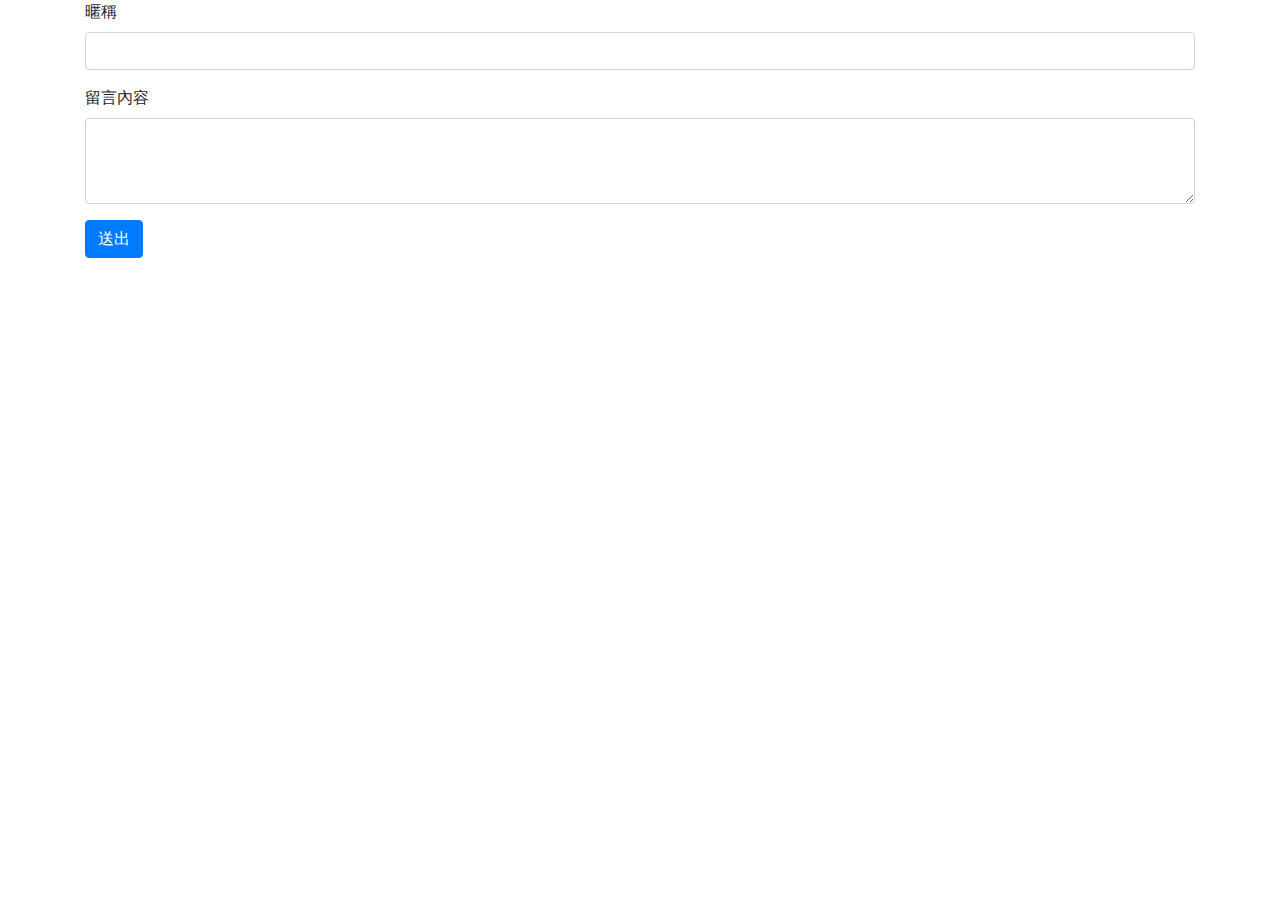
<file: examples/week12/hw1/index.html>
<!DOCTYPE html>

<html>
<head>
  <meta charset="utf-8">

  <title>Week12 留言板</title>
  <meta name="viewport" content="width=device-width, initial-scale=1">
  <script src="https://code.jquery.com/jquery-3.5.1.min.js"></script>
  <link rel="stylesheet" href="https://stackpath.bootstrapcdn.com/bootstrap/4.5.2/css/bootstrap.min.css" integrity="sha384-JcKb8q3iqJ61gNV9KGb8thSsNjpSL0n8PARn9HuZOnIxN0hoP+VmmDGMN5t9UJ0Z" crossorigin="anonymous">
  <style>
    .card {
      margin-top: 12px;
    }
  </style>
  <script>
    function escape(toOutput){
        return toOutput.replace(/\&/g, '&amp;')
            .replace(/\</g, '&lt;')
            .replace(/\>/g, '&gt;')
            .replace(/\"/g, '&quot;')
            .replace(/\'/g, '&#x27')
            .replace(/\//g, '&#x2F');
    }

    function appendCommentToDOM(container, comment, isPrepend) {
      const html = `
        <div class="card">
          <div class="card-body">
            <h5 class="card-title">${comment.id} ${escape(comment.nickname)}</h5>
            <p class="card-text">${escape(comment.content)}</p>
          </div>
        </div>
      `
      if (isPrepend) {
        container.prepend(html)
      } else {
        container.append(html)
      }
    }

    function getCommentsAPI(siteKey, before, cb) {
      let url = `http://localhost:8080/huli/be101/board-api/api_comments.php?site_key=${siteKey}`
      if (before) {
        url += '&before=' + before
      }
      $.ajax({
        url,
      }).done(function(data) {
        cb(data)
      });
    }

    const siteKey = 'huli'
    const loadMoreButtonHTML = '<button class="load-more btn btn-primary">載入更多</button>'
    let lastId = null
    let isEnd = false

    $(document).ready(() => {
      const commentDOM = $('.comments')
      getComments()

      $('.comments').on('click', '.load-more', () => {
        getComments()
      })

      $('.add-comment-form').submit(e => {
        e.preventDefault();
        const newCommentData = {
          site_key: 'huli',
          nickname: $('input[name=nickname]').val(),
          content: $('textarea[name=content]').val()
        }
        $.ajax({
          type: 'POST',
          url: 'http://localhost:8080/huli/be101/board-api/api_add_comments.php',
          data: newCommentData
        }).done(function(data) {
          if (!data.ok) {
            alert(data.message)
            return
          }
          $('input[name=nickname]').val('')
          $('textarea[name=content]').val('')
          appendCommentToDOM(commentDOM, newCommentData, true)
        });
      })
    })

    function getComments() {
      const commentDOM = $('.comments')
      $('.load-more').hide()
      if (isEnd) {
        return
      }
      getCommentsAPI(siteKey, lastId, data => {
        if (!data.ok) {
          alert(data.message)
          return
        }

        const comments = data.discussions;
        for (let comment of comments) {
          appendCommentToDOM(commentDOM, comment)
        }
        let length = comments.length
        if (length === 0) {
          isEnd = true
          $('.load-more').hide()
        } else {
          lastId = comments[length - 1].id
          $('.comments').append(loadMoreButtonHTML)
        }
        
      })
    }
  </script>
</head>

<body>
  <div class="container">
    <form class="add-comment-form">
      <div class="form-group">
        <label for="form-nickname">暱稱</label>
        <input name="nickname" type="text" class="form-control" id="form-nickname" >
      </div>
      <div class="form-group">
        <label for="content-textarea">留言內容</label>
        <textarea name='content' class="form-control" id="content-textarea" rows="3"></textarea>
      </div>
      <button type="submit" class="btn btn-primary">送出</button>
    </form>
    <div class="comments">
    </div>
  </div>

</body>
</html>
</file>
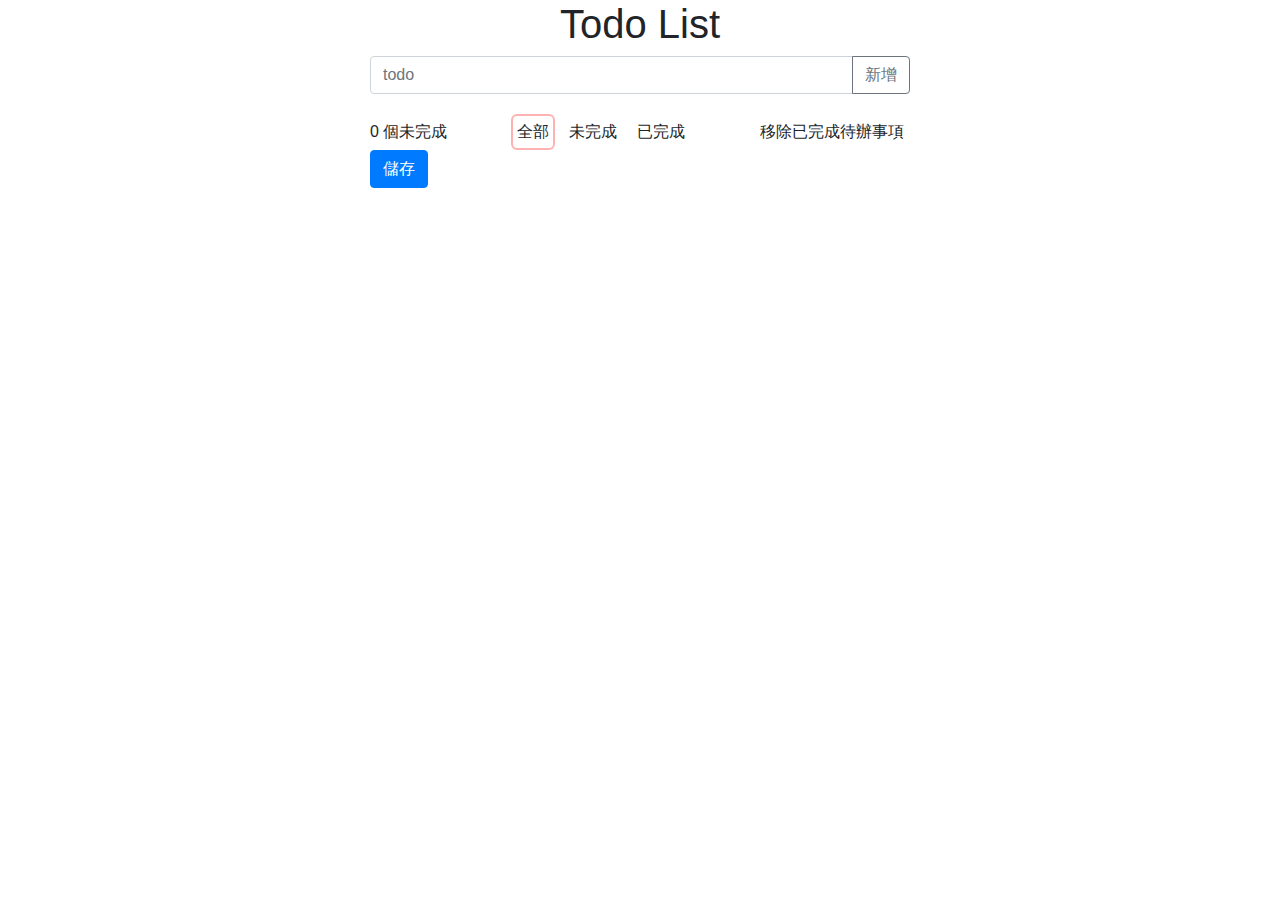
<file: examples/week12/hw2/index.html>
<!DOCTYPE html>

<html>
<head>
  <meta charset="utf-8">

  <title>Week12 Todo List</title>
  <meta name="viewport" content="width=device-width, initial-scale=1">
  <script src="https://code.jquery.com/jquery-3.5.1.js"></script>
  <link rel="stylesheet" href="https://stackpath.bootstrapcdn.com/bootstrap/4.5.2/css/bootstrap.min.css" integrity="sha384-JcKb8q3iqJ61gNV9KGb8thSsNjpSL0n8PARn9HuZOnIxN0hoP+VmmDGMN5t9UJ0Z" crossorigin="anonymous">
  <style>
    .btn-delete {
      opacity: 0;
    }
    .todo:hover .btn-delete {
      opacity: 1;
    }

    input[type=checkbox]:checked ~ label {
      text-decoration: line-through;
      color: rgba(0,0,0,0.3);
    }

    .todo__content-wrapper {
      flex: 1;
    }

    .todo__content {
      display: block;
    }

    .options div, .clear-all {
      cursor: pointer;
      border-radius: 6px;
      padding: 4px;
      border: 2px solid transparent;
    }

    .options div.active {
      border-color: rgba(255, 0, 0, 0.3);
    }

    .options div:hover {
      border-color: rgba(255, 0, 0, 0.5);
    }

    .todo {
      display: flex;
    }

  </style>
</head>

<body>
  <div class="container">
    <div class="row justify-content-center">
      <div class="col-lg-6">
        <h1 class="text-center">Todo List</h1>
        <div class="input-group mb-3">
          <input type="text" class="input-todo form-control" placeholder="todo">
          <div class="input-group-append">
            <button class="btn btn-add btn-outline-secondary" type="button">新增</button>
          </div>
        </div>
        <div class="todos list-group ">
          
        </div>
        <div class="info mt-1 d-flex justify-content-between align-items-center">
          <div><span class="uncomplete-count">0</span> 個未完成</div>
          <div class="options d-flex">
            <div class="active" data-filter="all">全部</div>
            <div class="ml-2" data-filter="uncomplete">未完成</div>
            <div class="ml-2" data-filter="done">已完成</div>
          </div>
          <div class="clear-all">
            移除已完成待辦事項
          </div>
        </div>
        <button type="button" class="btn btn-save btn-primary">儲存</button>

      </div>
    </div>
  </div>
  <script>
    let id = 1;
    let todos = []
    let todoCount = 0
    let uncompleteTodoCount = 0

    const template = `<div class="todo list-group-item list-group-item-action justify-content-between align-items-center {todoClass}">
            <div class="todo__content-wrapper custom-control custom-checkbox">
              <input type="checkbox" class="check-todo custom-control-input" id="todo-{id}">
              <label class="todo__content custom-control-label" for="todo-{id}">{content}</label>
            </div>
            <button type="button" class="btn-delete btn btn-danger">刪除</button>
          </div>`

    const searchParams = new URLSearchParams(window.location.search)
    const todoId = searchParams.get('id')

    if (todoId) {
      $.getJSON('http://localhost:8080/huli/be101/todo-api/get_todo.php?id=' + todoId, function(data) {
        todos = JSON.parse(data.data.todo)
        render()
      });
    }

    function render() {
      if (todos.length === 0) return
      $('.todos').empty()
      id = todos[todos.length - 1].id + 1
      todoCount = todos.length
      uncompleteTodoCount = todos.filter(todo => !todo.isDone).length
      for(let i=0; i<todos.length; i++) {
        const todo = todos[i]
        $('.todos').append(
          template
            .replace('{content}', escapeHtml(todo.content))
            .replace(/{id}/g, todo.id)
            .replace('{todoClass}', todo.isDone ? 'checked' : '')
        )
        if (todo.isDone) {
          $('#todo-' + todo.id).prop('checked', true)
        }
      }
      updateCounter()
    }

    $('.btn-add').click(() => {
      addTodo()
    })

    $('.input-todo').keydown(e => {
      if (e.key === 'Enter') {
        addTodo()
      }
    })

    $('.todos').on('click', '.btn-delete', (e) => {
      const deleteId = $(e.target).parent().find('.check-todo').attr('id').replace('todo-', '');
      todos = todos.filter(todo => {
        if (todo.id === Number(deleteId)) return false
        return true
      })
      render()
    })

    $('.todos').on('change', '.check-todo', (e) => {
      const target = $(e.target)
      const isChecked= target.is(":checked")
      const updateId = target.attr('id').replace('todo-', ''); 
      for(let i=0; i<todos.length; i++) {
        if (todos[i].id === Number(updateId)) {
          todos[i].isDone = isChecked
        }
      }
      render()
    })

    $('.clear-all').click(() => {
      todos = todos.filter(todo => !todo.isDone)
      render(todos)
    })

    $('.options').on('click', 'div', e => {
      const target = $(e.target)
      const filter = target.attr('data-filter')
      $('.options div.active').removeClass('active')
      target.addClass('active')
      if (filter === 'all') {
        $('.todo').show()
      } else if (filter === 'uncomplete') {
        $('.todo').show()
        $('.todo.checked').hide()
      } else { // done
        $('.todo').hide()
        $('.todo.checked').show()
      }
    })

    $('.btn-save').click(() => {
      const data = JSON.stringify(todos)
      $.ajax({
        type: 'POST',
        url: 'http://localhost:8080/huli/be101/todo-api/add_todo.php',
        data: {
          todo: data
        },
        success: function(res) {
          const respId = res.id
          window.location = 'index.html?id=' + respId
        },
        error: function() {
          alert('Erro QQ')
        }
      })
    })

    function updateCounter() {
      $('.uncomplete-count').text(uncompleteTodoCount)
    }


    function addTodo() {
      const value = $('.input-todo').val()
      if (!value) return
      todos.push({
        id: id,
        content: value,
        isDone: false
      })
      render()
      $('.input-todo').val('')
    }

    function escapeHtml(unsafe) {
      return unsafe
           .replace(/&/g, "&amp;")
           .replace(/</g, "&lt;")
           .replace(/>/g, "&gt;")
           .replace(/"/g, "&quot;")
           .replace(/'/g, "&#039;");
    }

  </script>
</body>
</html>
</file>
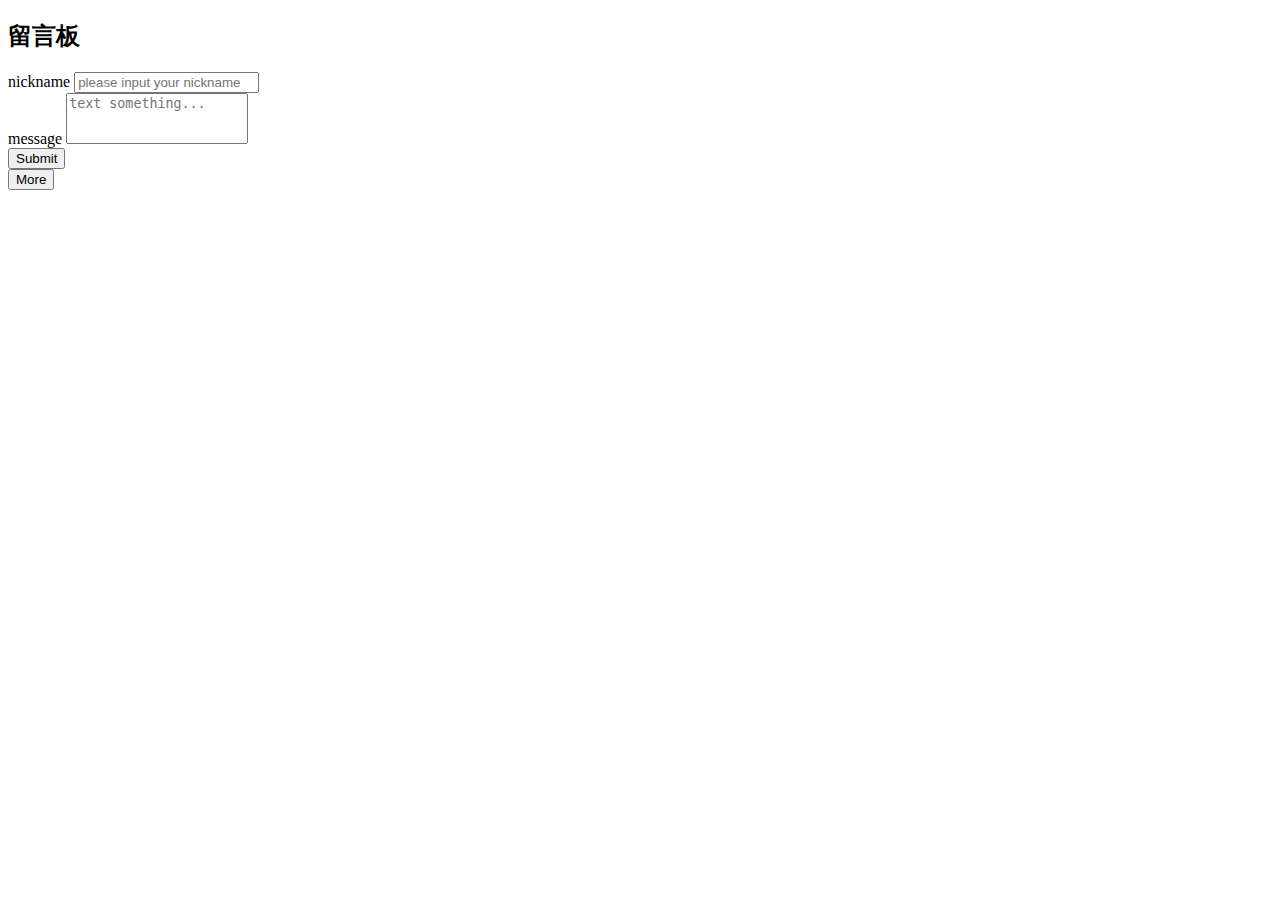
<file: homeworks/week12/hw1/index.html>
<!DOCTYPE html>
<html>

<head>
  <meta charset="UTF-8">
  <meta http-equiv="X-UA-Compatible" content="IE=edge">
  <meta name="viewport" content="width=device-width, initial-scale=1.0">
  <link href="https://cdn.jsdelivr.net/npm/bootstrap@5.1.3/dist/css/bootstrap.min.css" rel="stylesheet"
    integrity="sha384-1BmE4kWBq78iYhFldvKuhfTAU6auU8tT94WrHftjDbrCEXSU1oBoqyl2QvZ6jIW3" crossorigin="anonymous">
  <link rel="stylesheet" href="style.css">
  <title>留言板</title>
</head>

<body>
  <div class="container">
    <div class="row justify-content-center">
      <form class="add-comment-form col mt-3 mb-3 w-500">
        <h2 class="mb-4">留言板</h2>
        <div class="mb-3">
          <label for="nickname" class="form-label">nickname</label>
          <input type="text" class="form-control" id="nickname" placeholder="please input your nickname">
        </div>
        <div class="mb-3">
          <label for="content" class="form-label">message</label>
          <textarea class="form-control" id="content" placeholder="text something..." rows="3"></textarea>
        </div>
        <div class="d-flex justify-content-end">
          <button type="submit" class="btn btn-primary">Submit</button>
        </div>
      </form>
      <div class="w-100"></div>
      <div class="comments col w-500"></div>
      <div class="w-100"></div>
      <div class="w-500 mt-2 mb-3">
        <button type="button" id="btnMoreComments" class="btn btn-primary w-100">More</button>
      </div>
    </div>
  </div>

  <script src="https://cdn.jsdelivr.net/npm/bootstrap@5.1.3/dist/js/bootstrap.bundle.min.js"
    integrity="sha384-ka7Sk0Gln4gmtz2MlQnikT1wXgYsOg+OMhuP+IlRH9sENBO0LRn5q+8nbTov4+1p"
    crossorigin="anonymous"></script>
  <script src="https://code.jquery.com/jquery-3.6.0.min.js"></script>
  <script>
    // escape
    function escape(str) {
      return str.replace(/\&/g, '&amp;')
        .replace(/\</g, '&lt;')
        .replace(/\>/g, '&gt;')
        .replace(/\"/g, '&quot;')
        .replace(/\'/g, '&#x27')
        .replace(/\//g, '&#x2F');
    }

    // time
    const pad = (v) => {
      return (v < 10) ? '0' + v : v
    }

    const getDateString = (d) => {
      let year = d.getFullYear()
      let month = pad(d.getMonth() + 1)
      let day = pad(d.getDate())
      let hour = pad(d.getHours())
      let min = pad(d.getMinutes())
      let sec = pad(d.getSeconds())
      return year + '-' + month + '-' + day + ' ' + hour + ':' + min + ':' + sec;
    }

    // show comments
    function showComment(comment, isAppend) {
      if (!comment.created_at) {
        let dateNow = new Date();
        const timeNow = getDateString(dateNow);
        comment.created_at = timeNow;
      }
      const commentString = `
      <div class="card mb-2">
        <div class="card-body">
          <div class="d-flex justify-content-between">
            <h6 class="card-title">${escape(comment.nickname)}</h6>
            <span class="text-muted">${comment.created_at}</span>
          </div>
          <div class="card-text">${escape(comment.content)}</div>
        </div>
      </div>`;
      if (isAppend) {
        $('.comments').append(commentString);
      } else {
        $('.comments').prepend(commentString);
      }
    }

    // load comments
    var firstID = 0;
    $(document).ready(() => {
      $.ajax({
        url: 'http://mentor-program.co/mtr04group3/Jianna/week12/hw1/api_comments.php?site_key=aaa',
      }).done((data) => {
        if (!data.ok) {
          alert(data.message);
          return;
        }
        firstID = data.first_id;
        const comments = data.comments;
        if (comments.length > 0) {
          for (let comment of comments) {
            showComment(comment, true);
          }
        } else {
          $('.comments').append('尚無留言');
        }
      });
    });

    // load more comments
    var offset = 0;
    $('#btnMoreComments').click(() => {
      offset += 5;
      $.ajax({
        url: `http://mentor-program.co/mtr04group3/Jianna/week12/hw1/api_comments.php?site_key=aaa&offset=${offset}`,
      }).done((data) => {
        if (!data.ok) {
          alert(data.message);
        } else {
          const comments = data.comments;
          for (let comment of comments) {
            showComment(comment, true);
            if (comment.id == firstID) {
              $('#btnMoreComments').text('已載入所有留言');
              $('#btnMoreComments').prop('disabled', true);
            }
          }
        }
      });
    })

    // form submit
    $('.add-comment-form').submit(e => {
      e.preventDefault();
      const newComment = {
        site_key: 'aaa',
        nickname: $('#nickname').val(),
        content: $('#content').val(),
      }
      $.ajax({
        type: 'POST',
        url: 'http://mentor-program.co/mtr04group3/Jianna/week12/hw1/api_add_comments.php',
        data: newComment,
      }).done((data) => {
        if (!data.ok) {
          alert(data.message);
        } else {
          $('#nickname').val('');
          $('#content').val('');
          showComment(newComment, false);
          offset += 1;
        }
      });
    });
  </script>
</body>

</html>
</file>
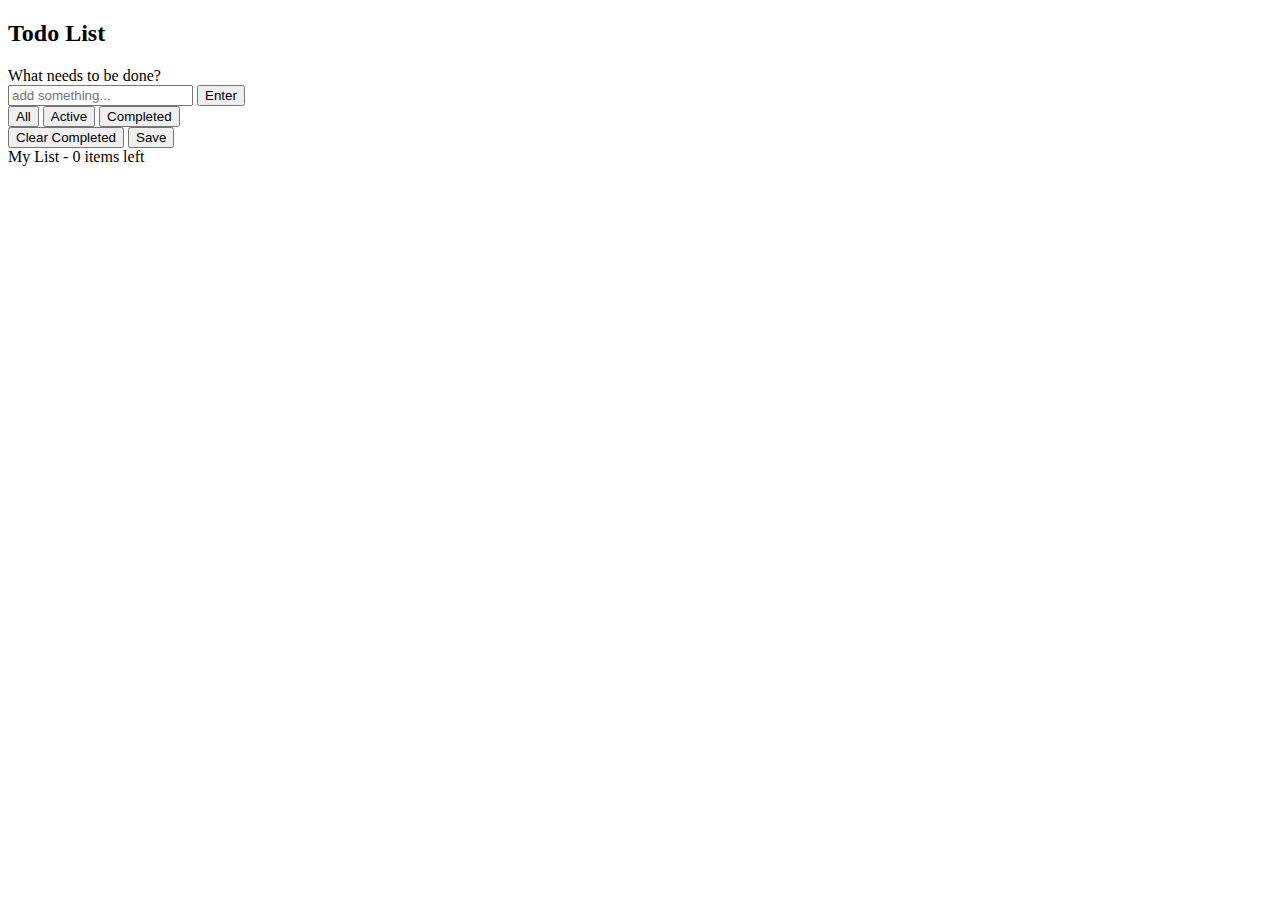
<file: homeworks/week12/hw2/index.html>
<!DOCTYPE html>
<html>

<head>
  <meta charset="UTF-8">
  <meta http-equiv="X-UA-Compatible" content="IE=edge">
  <meta name="viewport" content="width=device-width, initial-scale=1.0">
  <link href="https://cdn.jsdelivr.net/npm/bootstrap@5.1.3/dist/css/bootstrap.min.css" rel="stylesheet"
    integrity="sha384-1BmE4kWBq78iYhFldvKuhfTAU6auU8tT94WrHftjDbrCEXSU1oBoqyl2QvZ6jIW3" crossorigin="anonymous">
  <link rel="stylesheet" href="style.css">
  <title>Todo List</title>
</head>

<body>
  <div class="container">
    <div class="row justify-content-center">
      <form class="todo-form col mt-5 mb-3 w-500" onSubmit="return false;" autocomplete="off">
        <h2 class="mb-4">Todo List</h2>
        <div class="mb-3">
          <label for="newItem" class="form-label">What needs to be done?</label>
          <div class="input-group">
            <input type="text" class="form-control" id="inputNewItem" placeholder="add something...">
            <button type="button" class="btn btn-secondary btn-enter">Enter</button>
          </div>
        </div>
        <div class="btn-group d-sm-flex flex-wrap justify-content-sm-between">
          <div class="mb-3 mb-sm-0">
            <button type="button" class="btn btn-outline-primary me-2 btn-all active">All</button>
            <button type="button" class="btn btn-outline-secondary me-2 btn-active">Active</button>
            <button type="button" class="btn btn-outline-success me-2 btn-completed">Completed</button>
          </div>
          <div class="no-active">
            <button type="button" class="btn btn-outline-danger me-2 btn-clear-completed">Clear Completed</button>
            <button type="button" class="btn btn-outline-secondary btn-save">Save</button>
          </div>
        </div>
        <div class="list-group mt-3">
          <li class="list-group-item">My List - <span id="item-count">0</span> items left</li>
        </div>
      </form>
    </div>
  </div>

  <script src="https://cdn.jsdelivr.net/npm/bootstrap@5.1.3/dist/js/bootstrap.bundle.min.js"
    integrity="sha384-ka7Sk0Gln4gmtz2MlQnikT1wXgYsOg+OMhuP+IlRH9sENBO0LRn5q+8nbTov4+1p"
    crossorigin="anonymous"></script>
  <script src="https://code.jquery.com/jquery-3.6.0.min.js"></script>
  <script>
    // escape
    function escape(str) {
      return str.replace(/\&/g, '&amp;')
        .replace(/\</g, '&lt;')
        .replace(/\>/g, '&gt;')
        .replace(/\"/g, '&quot;')
        .replace(/\'/g, '&#x27')
        .replace(/\//g, '&#x2F');
    }

    // count
    function countItem() {
      let count = 0;
      $('.form-check-input').each((i, element) => {
        if ($(element).prop('checked') != true) {
          count++;
        }
      });
      $('#item-count').text(count);
    }

    // load todos
    function load_todos() {
      let searchParams = new URLSearchParams(window.location.search);
      let id = searchParams.get('id');
      if (id) {
        $.getJSON(`http://mentor-program.co/mtr04group3/Jianna/week12/hw2/api_todos.php?id=${id}`, function (data) {
          const todos = JSON.parse(data.todos);
          for (let todo of todos) {
            addNewItem(todo.title, todo.isDone);
          }
        });
      }
    }

    $(document).ready(() => {
      countItem();
      load_todos();
    });

    $('.list-group').on('click', '.form-check-input', (e) => {
      countItem();
    });

    // add new item
    function addNewItem(str, checked) {
      let checkStatus = checked ? 'checked' : '';
      if (str) {
        formatString = `
      <li class="list-group-item todo-content">
        <input class="form-check-input me-2" type="checkbox" ${checkStatus}>
        <label class="item-text">${escape(str)}</label>
        <label class="btn-delete">✕</label>
      </li>`;
        $('.list-group').append(formatString);
        countItem();
      }
      return;
    }

    // enter
    $('.btn-enter').click(() => {
      addNewItem($('#inputNewItem').val());
      $('#inputNewItem').val('');
    });

    $('#inputNewItem').on('keydown', (e) => {
      if (e.which == 13) {
        addNewItem($('#inputNewItem').val());
        $('#inputNewItem').val('');
      }
    });

    // double click to edit mode
    $('.list-group').on('dblclick', '.item-text', (e) => {
      const str = $(e.target).text();
      $(e.target).hide();
      $(e.target).parent().append(`<input type="text" value="">`);
      $(e.target).parent().find('input[type="text"]').focus().val(str);
    });

    $('.list-group').on('blur', 'input[type="text"]', (e) => {
      $(e.target).hide();
      const str = $(e.target).val();
      $(e.target).parent().find('.item-text').text(str);
      $(e.target).parent().find('.item-text').show();
    });

    // delete
    $('.list-group').on('click', '.btn-delete', (e) => {
      $(e.target).parent().remove();
      countItem();
    });

    // buttons
    $('.btn-group button').click((e) => {
      if (!$(e.target).parent().hasClass('no-active')) {
        $('.btn-group button').removeClass('active');
        $(e.target).addClass('active');
      }
      return;
    });

    $('.btn-all').click((e) => {
      $('.list-group-item').show();
    });

    $('.btn-active').click(() => {
      $('.form-check-input').each((i, element) => {
        if ($(element).prop('checked') == true) {
          $(element).parent().hide();
        } else {
          $(element).parent().show();
        }
      });
    });

    $('.btn-completed').click(() => {
      $('.form-check-input').each((i, element) => {
        if ($(element).prop('checked') != true) {
          $(element).parent().hide();
        } else {
          $(element).parent().show();
        }
      });
    });

    $('.btn-clear-completed').click(() => {
      $('.form-check-input').each((i, element) => {
        if ($(element).prop('checked') == true) {
          $(element).parent().remove();
        }
        return;
      });
    });

    // save
    $('.btn-save').click(e => {
      let todos = [];
      $('.todo-content').each((i, element) => {
        todos.push({
          title: $(element).find('.item-text').text(),
          isDone: $(element).find('.form-check-input').prop('checked'),
        })
      });
      $.ajax({
        type: 'POST',
        url: 'http://mentor-program.co/mtr04group3/Jianna/week12/hw2/api_add_todos.php',
        data: {
          todos: JSON.stringify(todos)
        },
        success: function (res) {
          const resId = res.id;
          window.location = 'index.html?id=' + resId;
        },
        error: function (res) {
          alert(res.message);
        }
      });
    });
  </script>
</body>

</html>
</file>
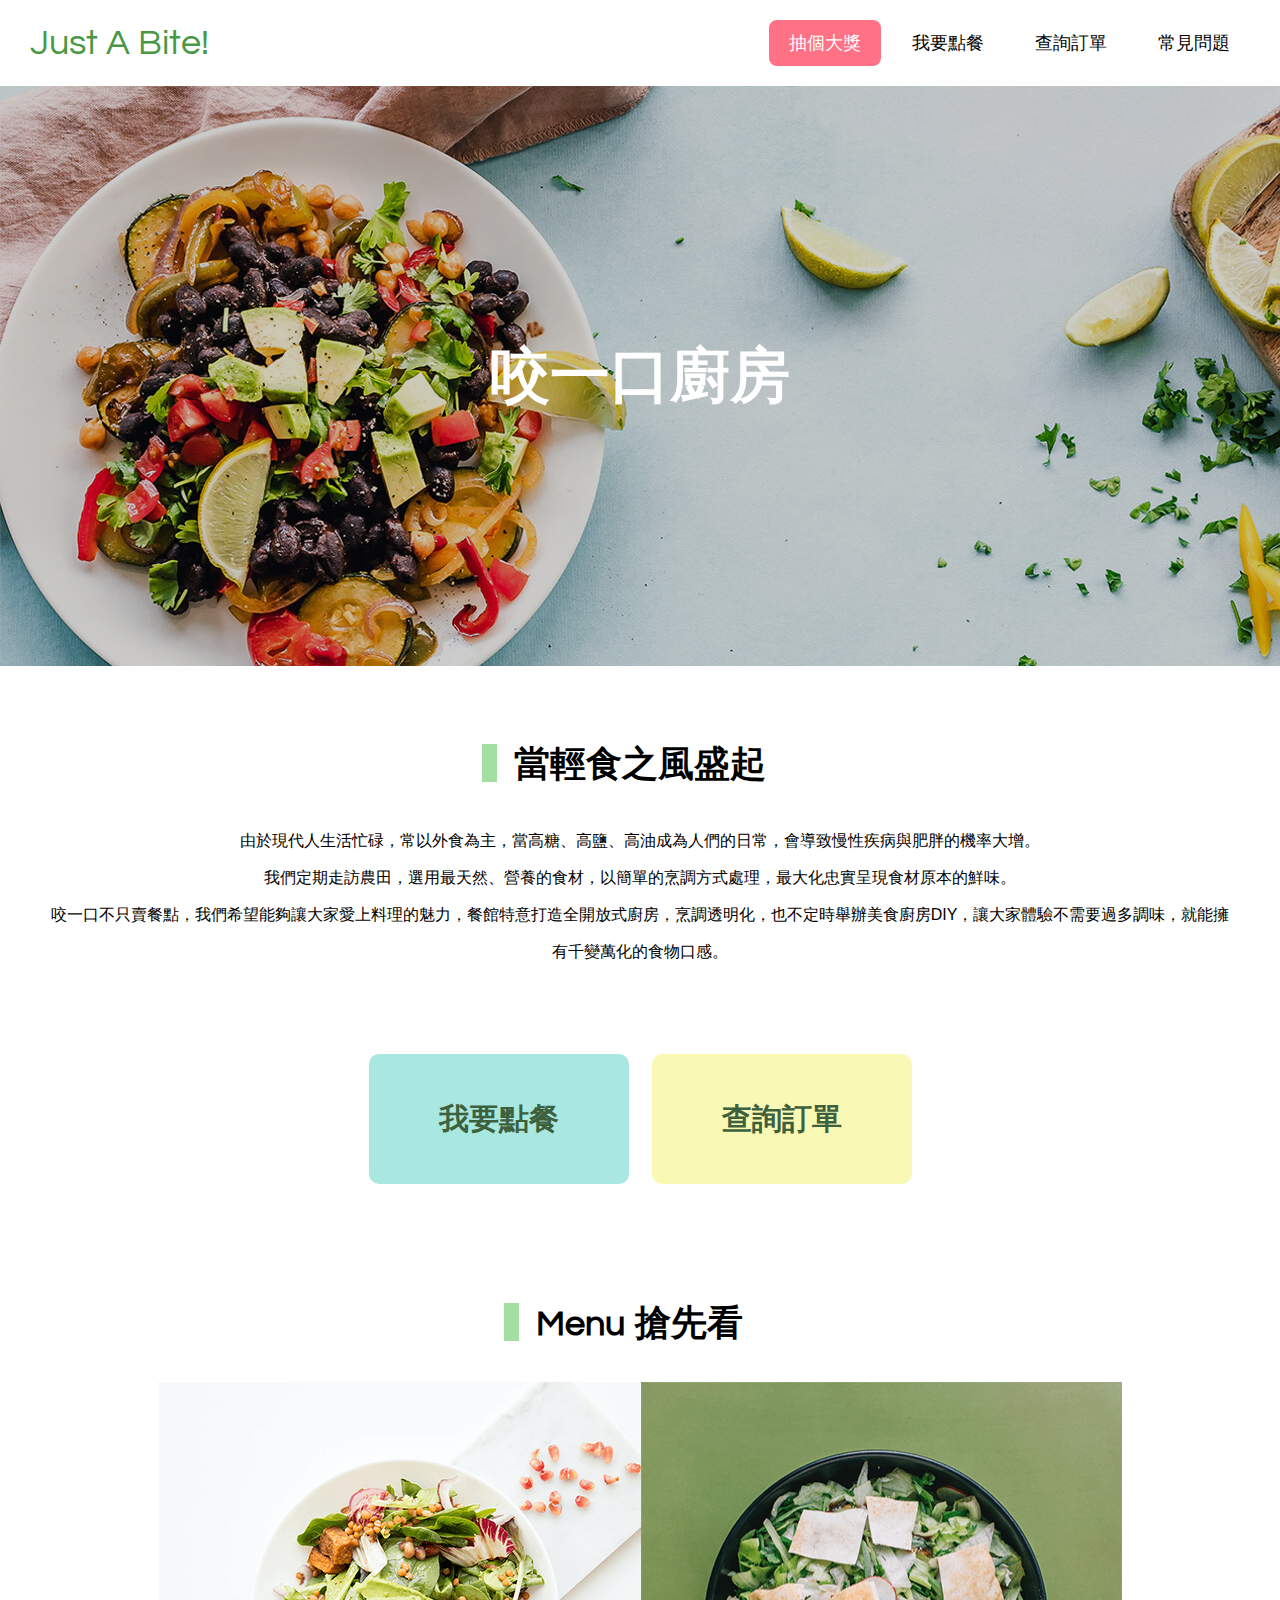
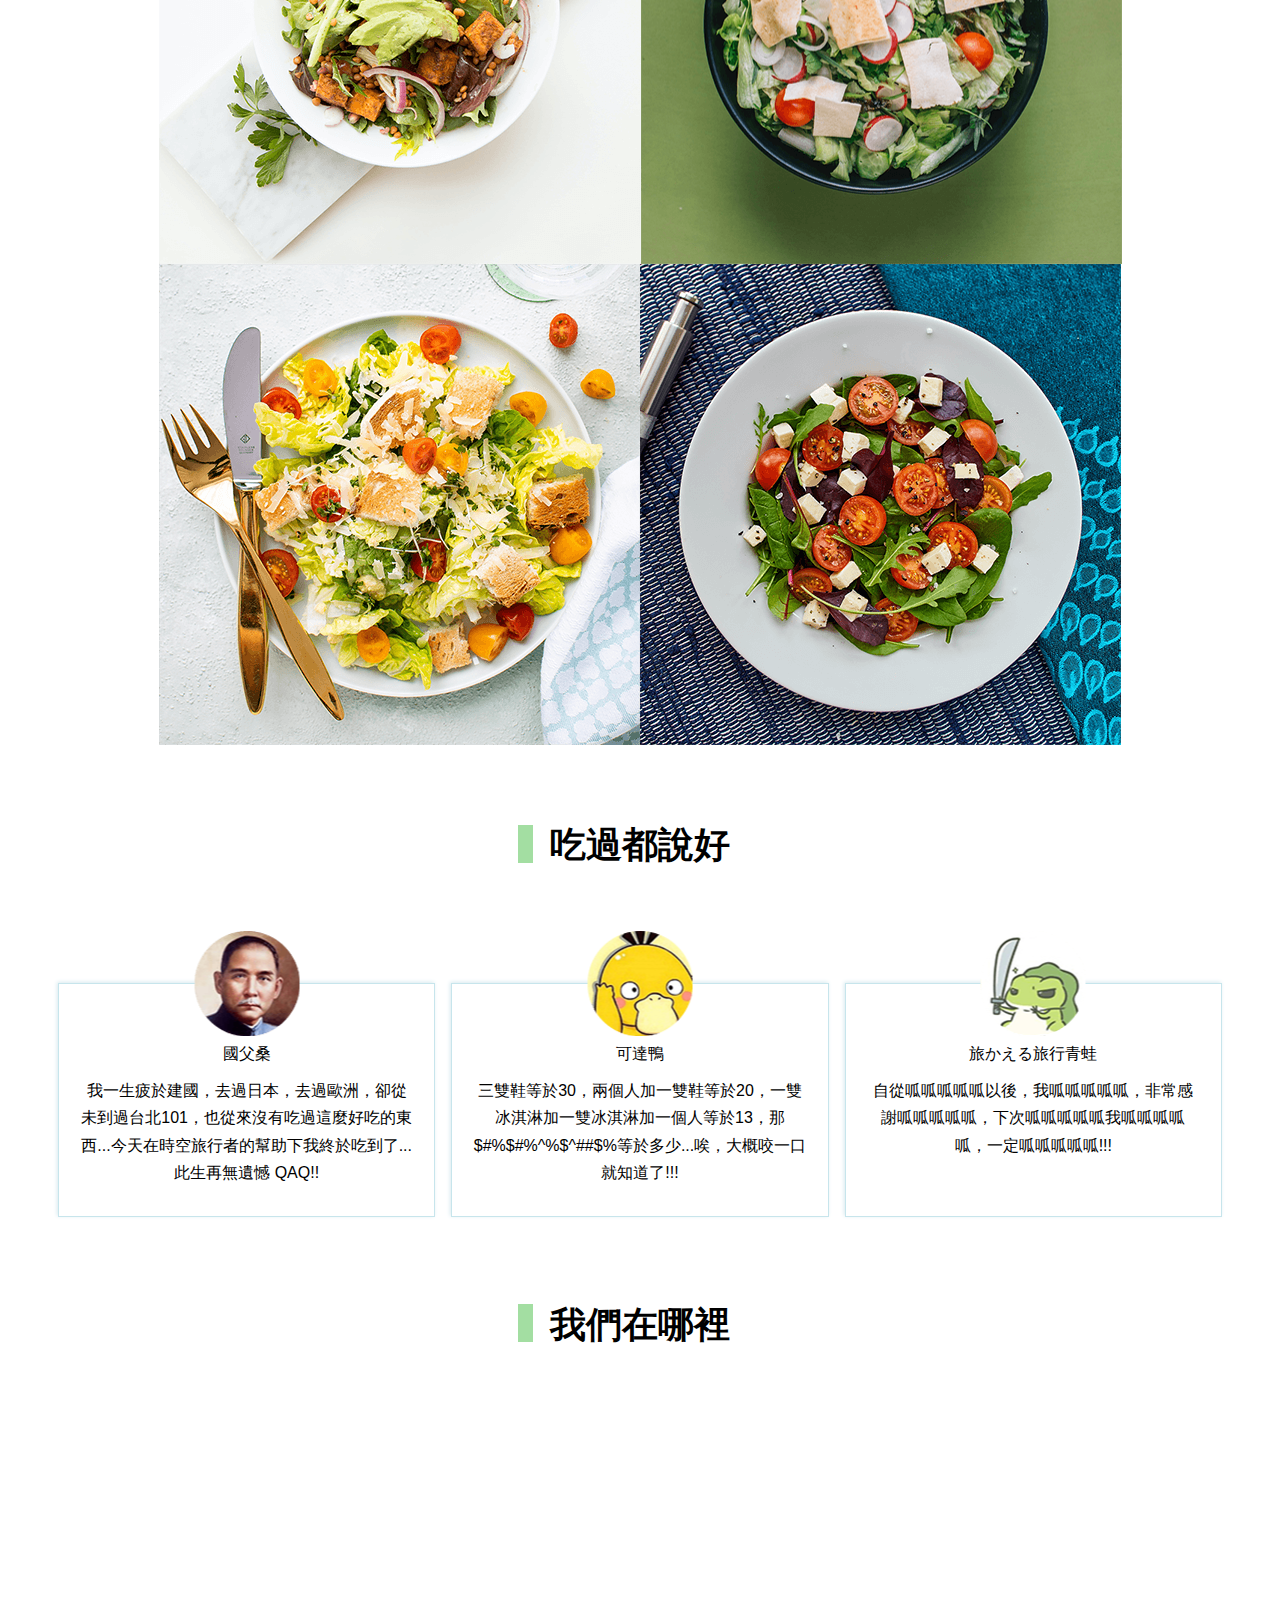
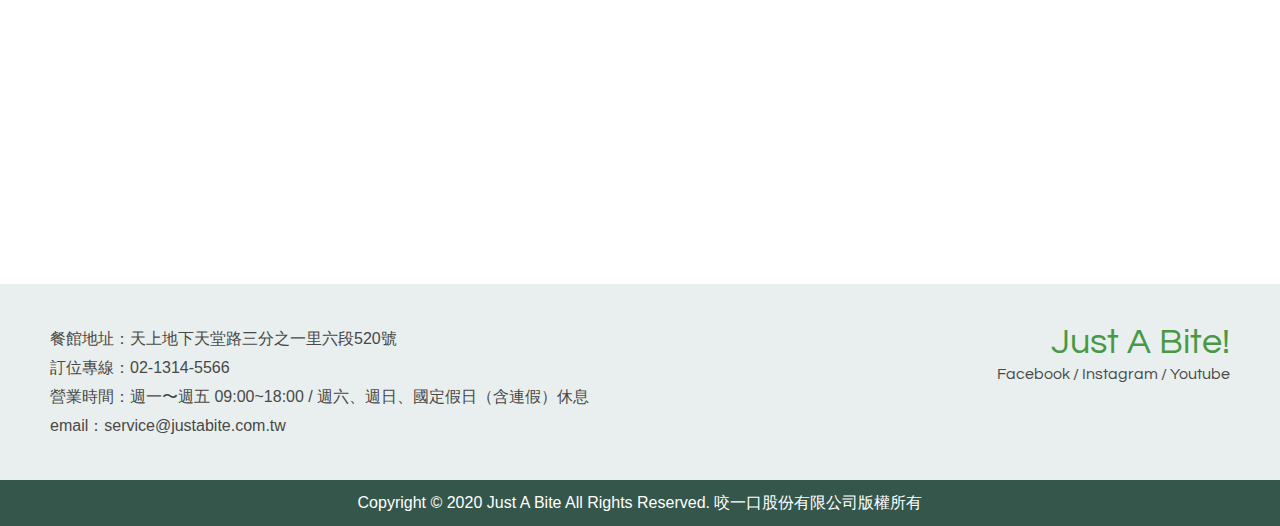
<file: homeworks/week6/hw1/index.html>
<!DOCTYPE html>

<head>
    <meta charset="UTF-8">
    <meta name="viewport" content="width=device-width, initial-scale=1.0">
    <title>咬一口廚房 - 餐廳官網</title>
    <link href="https://fonts.googleapis.com/css2?family=Questrial&display=swap" rel="stylesheet">
    <link rel="stylesheet" href="style.css">
</head>

<body>
    <div class="nav_wrapper">
        <nav class="navbar max-width">
            <div class="nav_site-name font-eng">Just A Bite!</div>
            <ul class="nav_button">
                <li class="active"><a class="button" href="#">抽個大獎</a></li>
                <li><a class="button" href="#">我要點餐</a></li>
                <li><a class="button" href="#">查詢訂單</a></li>
                <li><a class="button" href="#">常見問題</a></li>
            </ul>
        </nav>
    </div>
    <section class="banner">
        <h1>咬一口廚房</h1>
    </section>
    <section class="intro section-padding">
        <h2>當輕食之風盛起</h2>
        <p>
            由於現代人生活忙碌，常以外食為主，當高糖、高鹽、高油成為人們的日常，會導致慢性疾病與肥胖的機率大增。<br>
            我們定期走訪農田，選用最天然、營養的食材，以簡單的烹調方式處理，最大化忠實呈現食材原本的鮮味。<br>
            咬一口不只賣餐點，我們希望能夠讓大家愛上料理的魅力，餐館特意打造全開放式廚房，烹調透明化，也不定時舉辦美食廚房DIY，讓大家體驗不需要過多調味，就能擁有千變萬化的食物口感。
        </p>
        <ul class="intro_button">
            <li><a class="button bg-order" href="#">我要點餐</a></li>
            <li><a class="button bg-list" href="#">查詢訂單</a></li>
        </ul>
    </section>
    <section class="menu">
        <h2><span class="font-eng">Menu</span> 搶先看</h2>
        <div class="menu_img">
            <div>
                <img src="img/f-001.png" alt="menu img 1">
                <img src="img/f-002.png" alt="menu img 2">
            </div>
            <div>
                <img src="img/f-003.png" alt="menu img 3">
                <img src="img/f-004.png" alt="menu img 4">
            </div>
        </div>
    </section>
    <section class="comment section-padding">
        <h2>吃過都說好</h2>
        <div class="comment_content">
            <div class="comment-1">
                <p>國父桑</p>
                我一生疲於建國，去過日本，去過歐洲，卻從未到過台北101，也從來沒有吃過這麼好吃的東西...今天在時空旅行者的幫助下我終於吃到了...此生再無遺憾 QAQ!!
            </div>
            <div class="comment-2">
                <p>可達鴨</p>
                三雙鞋等於30，兩個人加一雙鞋等於20，一雙冰淇淋加一雙冰淇淋加一個人等於13，那$#%$#%^%$^##$%等於多少...唉，大概咬一口就知道了!!!
            </div>
            <div class="comment-3">
                <p>旅かえる旅行青蛙</p>
                自從呱呱呱呱呱以後，我呱呱呱呱呱，非常感謝呱呱呱呱呱，下次呱呱呱呱呱我呱呱呱呱呱，一定呱呱呱呱呱!!!
            </div>
        </div>
    </section>
    <section class="location section-padding">
        <h2>我們在哪裡</h2>
        <iframe
            src="https://www.google.com/maps/embed?pb=!1m18!1m12!1m3!1d3615.002746961898!2d121.56235021544688!3d25.033980844445264!2m3!1f0!2f0!3f0!3m2!1i1024!2i768!4f13.1!3m3!1m2!1s0x3442abb6da9c9e1f%3A0x1206bcf082fd10a6!2zMTEw5Y-w5YyX5biC5L-h576p5Y2A5L-h576p6Lev5LqU5q61N-iZnw!5e0!3m2!1szh-TW!2stw!4v1601025112380!5m2!1szh-TW!2stw"
            width="100%" height="455" frameborder="0" style="border:0;" allowfullscreen="" aria-hidden="false"
            tabindex="0">
        </iframe>
    </section>
    <footer>
        <div class="footer_top section-padding">
            <p>
                餐館地址：天上地下天堂路三分之一里六段520號<br>
                訂位專線：02-1314-5566<br>
                營業時間：週一〜週五 09:00~18:00 / 週六、週日、國定假日（含連假）休息<br>
                email：service@justabite.com.tw
            </p>
            <div class="footer_top_content_right font-eng">
                <div class="nav_site-name">Just A Bite!</div>
                <p>Facebook / Instagram / Youtube</p>
            </div>
        </div>
        <div class="footer_bottom section-padding">
            Copyright © 2020 Just A Bite All Rights Reserved. 咬一口股份有限公司版權所有
        </div>
    </footer>
</body>

</html>
</file>
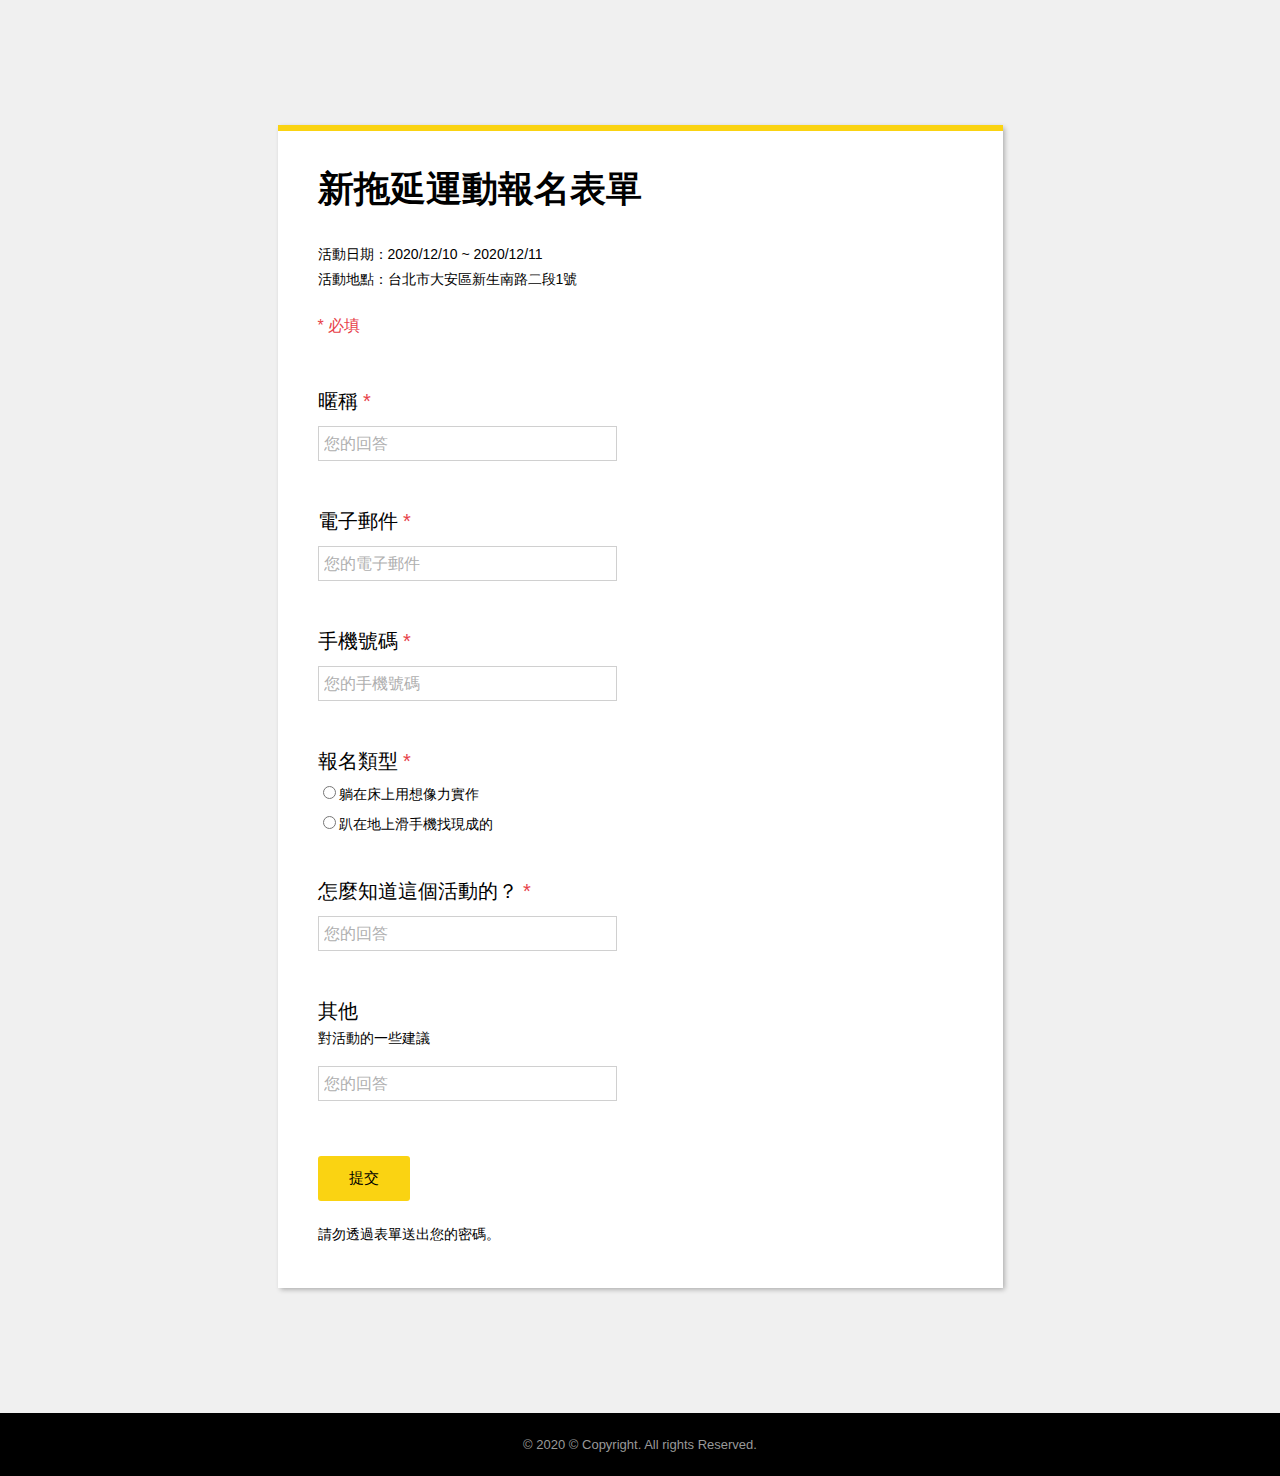
<file: homeworks/week6/hw2/index.html>
<!DOCTYPE html>

<head>
    <meta charset="UTF-8">
    <meta name="viewport" content="width=device-width, initial-scale=1.0">
    <title>新拖延運動報名表單</title>
    <link rel="stylesheet" href="style.css">
</head>

<body>
    <div class="wrapper">
        <form action="">
            <h1>新拖延運動報名表單</h1>
            <p>
                活動日期：2020/12/10 ~ 2020/12/11<br>
                活動地點：台北市大安區新生南路二段1號
            </p>
            <p class="color-red notice">* 必填</p>
            <h2 class="question required">暱稱</h2>
            <input type="text" name="nickName" id="nickName" placeholder="您的回答">
            <h2 class="question required">電子郵件</h2>
            <input type="text" name="email" id="email" placeholder="您的電子郵件">
            <h2 class="question required">手機號碼</h2>
            <input type="text" name="phone" id="phone" placeholder="您的手機號碼">
            <h2 class="question required"> 報名類型</h2>
            <input type="radio" name="type" id="type1" value="1"><label for="type1">躺在床上用想像力實作</label><br>
            <input type="radio" name="type" id="type2" value="2"><label for="type2">趴在地上滑手機找現成的</label>
            <h2 class="question required">怎麼知道這個活動的？</h2>
            <input type="text" name="howToKnow" id="howToKnow" placeholder="您的回答">
            <h2 class="question">其他</h2>
            <p>對活動的一些建議</p>
            <input type="text" name="nickName" id="nickName" placeholder="您的回答">
            <input type="submit" class="btn_submit" value="提交">
            <p>請勿透過表單送出您的密碼。</p>
        </form>
    </div>
    <footer>
        © 2020 © Copyright. All rights Reserved.
    </footer>
</body>

</html>
</file>
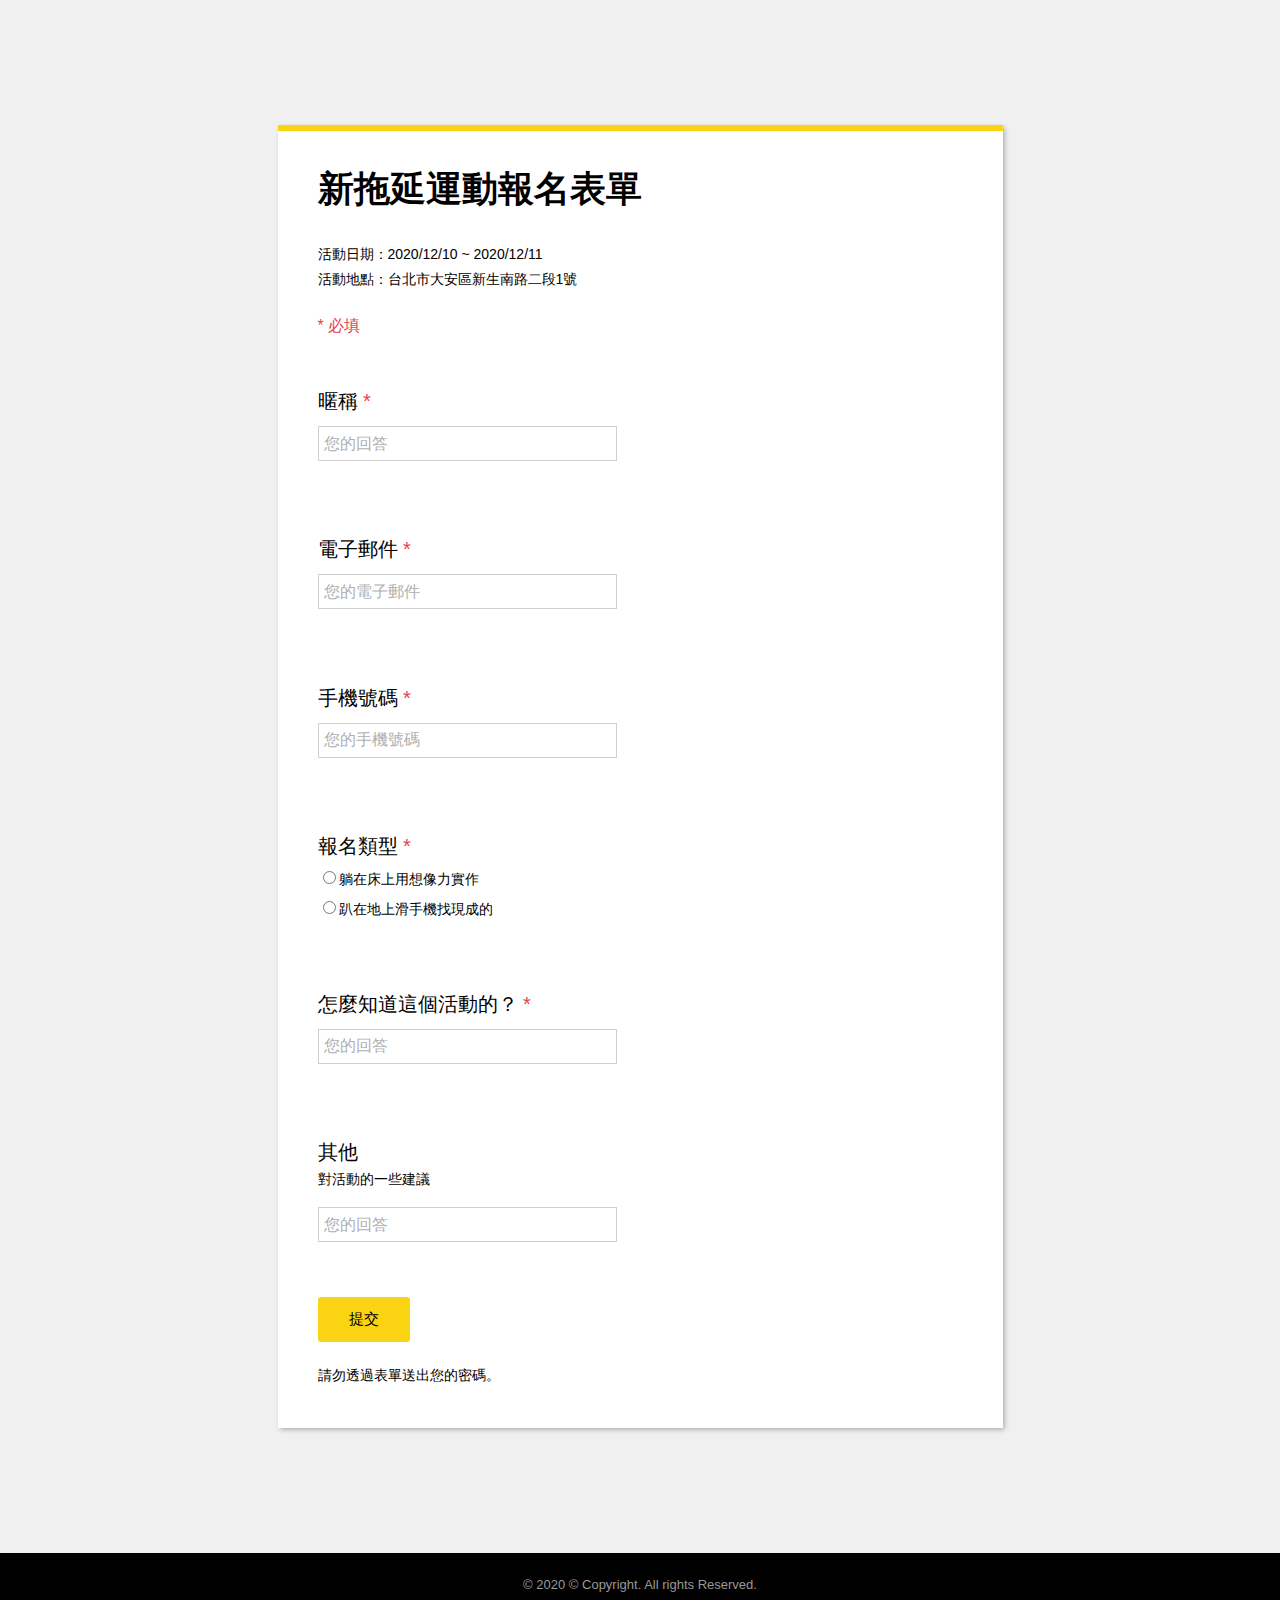
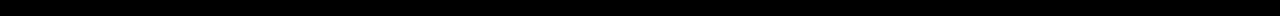
<file: homeworks/week7/hw1/index.html>
<!DOCTYPE html>

<head>
    <meta charset="UTF-8">
    <meta name="viewport" content="width=device-width, initial-scale=1.0">
    <title>新拖延運動報名表單</title>
    <link rel="stylesheet" href="style.css">
</head>

<body>
    <div class="wrapper">
        <form class="apply_form" name="apply_form" action="">
            <h1>新拖延運動報名表單</h1>
            <p>
                活動日期：2020/12/10 ~ 2020/12/11<br>
                活動地點：台北市大安區新生南路二段1號
            </p>
            <p class="color-red notice">* 必填</p>
            <div class="question-block">
                <h2 class="question required">暱稱</h2>
                <input type="text" name="nickName" id="nickName" placeholder="您的回答">
            </div>
            <p class="warning hidden">請輸入暱稱</p>
            <div class="question-block">
                <h2 class="question required">電子郵件</h2>
                <input type="text" name="email" id="email" placeholder="您的電子郵件">
            </div>
            <p class="warning hidden">請輸入電子郵件</p>
            <div class="question-block">
                <h2 class="question required">手機號碼</h2>
                <input type="text" name="phone" id="phone" placeholder="您的手機號碼">
            </div>
            <p class="warning hidden">請輸入手機號碼</p>
            <div class="question-block">
                <h2 class="question required"> 報名類型</h2>
                <input type="radio" name="type" id="type1" value="1"><label for="type1">躺在床上用想像力實作</label><br>
                <input type="radio" name="type" id="type2" value="2"><label for="type2">趴在地上滑手機找現成的</label>
            </div>
            <p class="warning hidden">請選擇報名類型</p>
            <div class="question-block">
                <h2 class="question required">怎麼知道這個活動的？</h2>
                <input type="text" name="howToKnow" id="howToKnow" placeholder="您的回答">
            </div>
            <p class="warning hidden">請輸入您的回答</p>
            <h2 class="question">其他</h2>
            <p>對活動的一些建議</p>
            <input type="text" name="opinion" id="opinion" placeholder="您的回答">
            <input type="submit" class="btn_submit" value="提交">
            <p>請勿透過表單送出您的密碼。</p>
        </form>
    </div>
    <footer>
        © 2020 © Copyright. All rights Reserved.
    </footer>
    <script src="formValidation.js"></script>
</body>

</html>
</file>
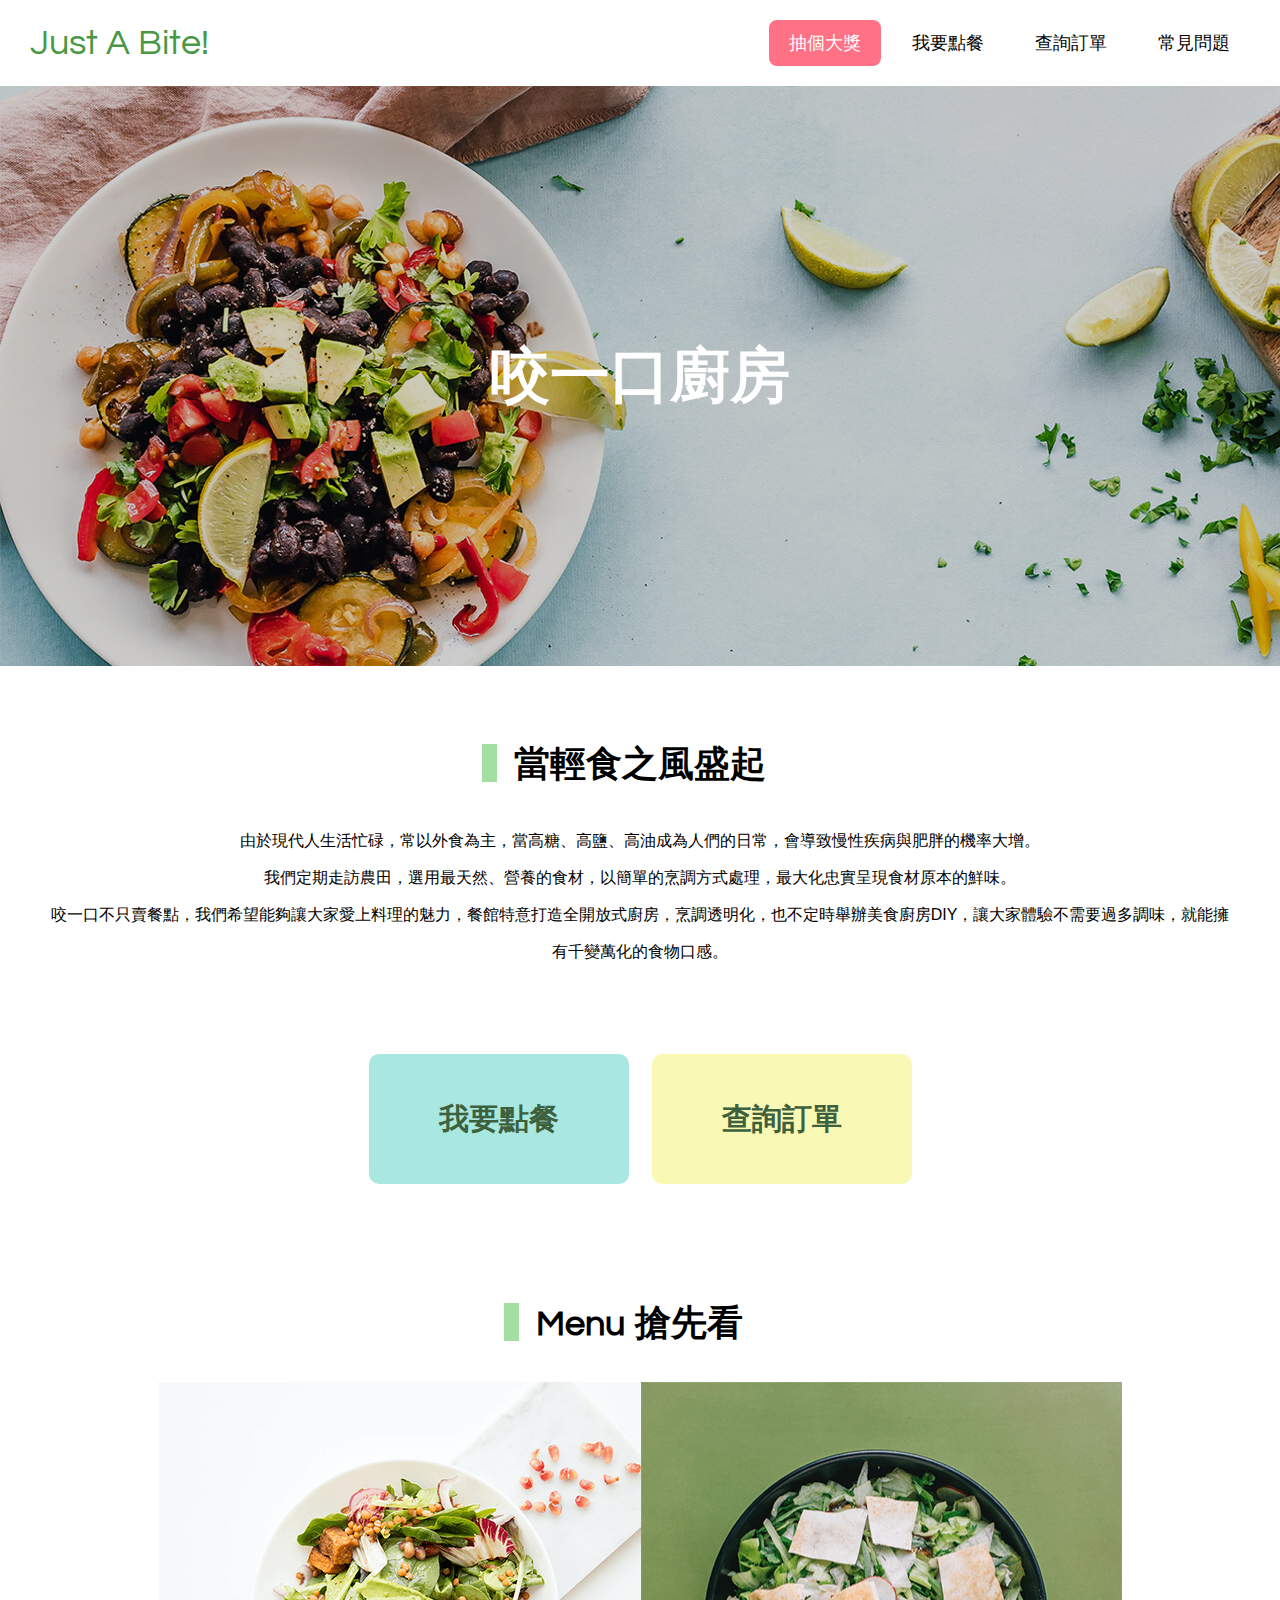
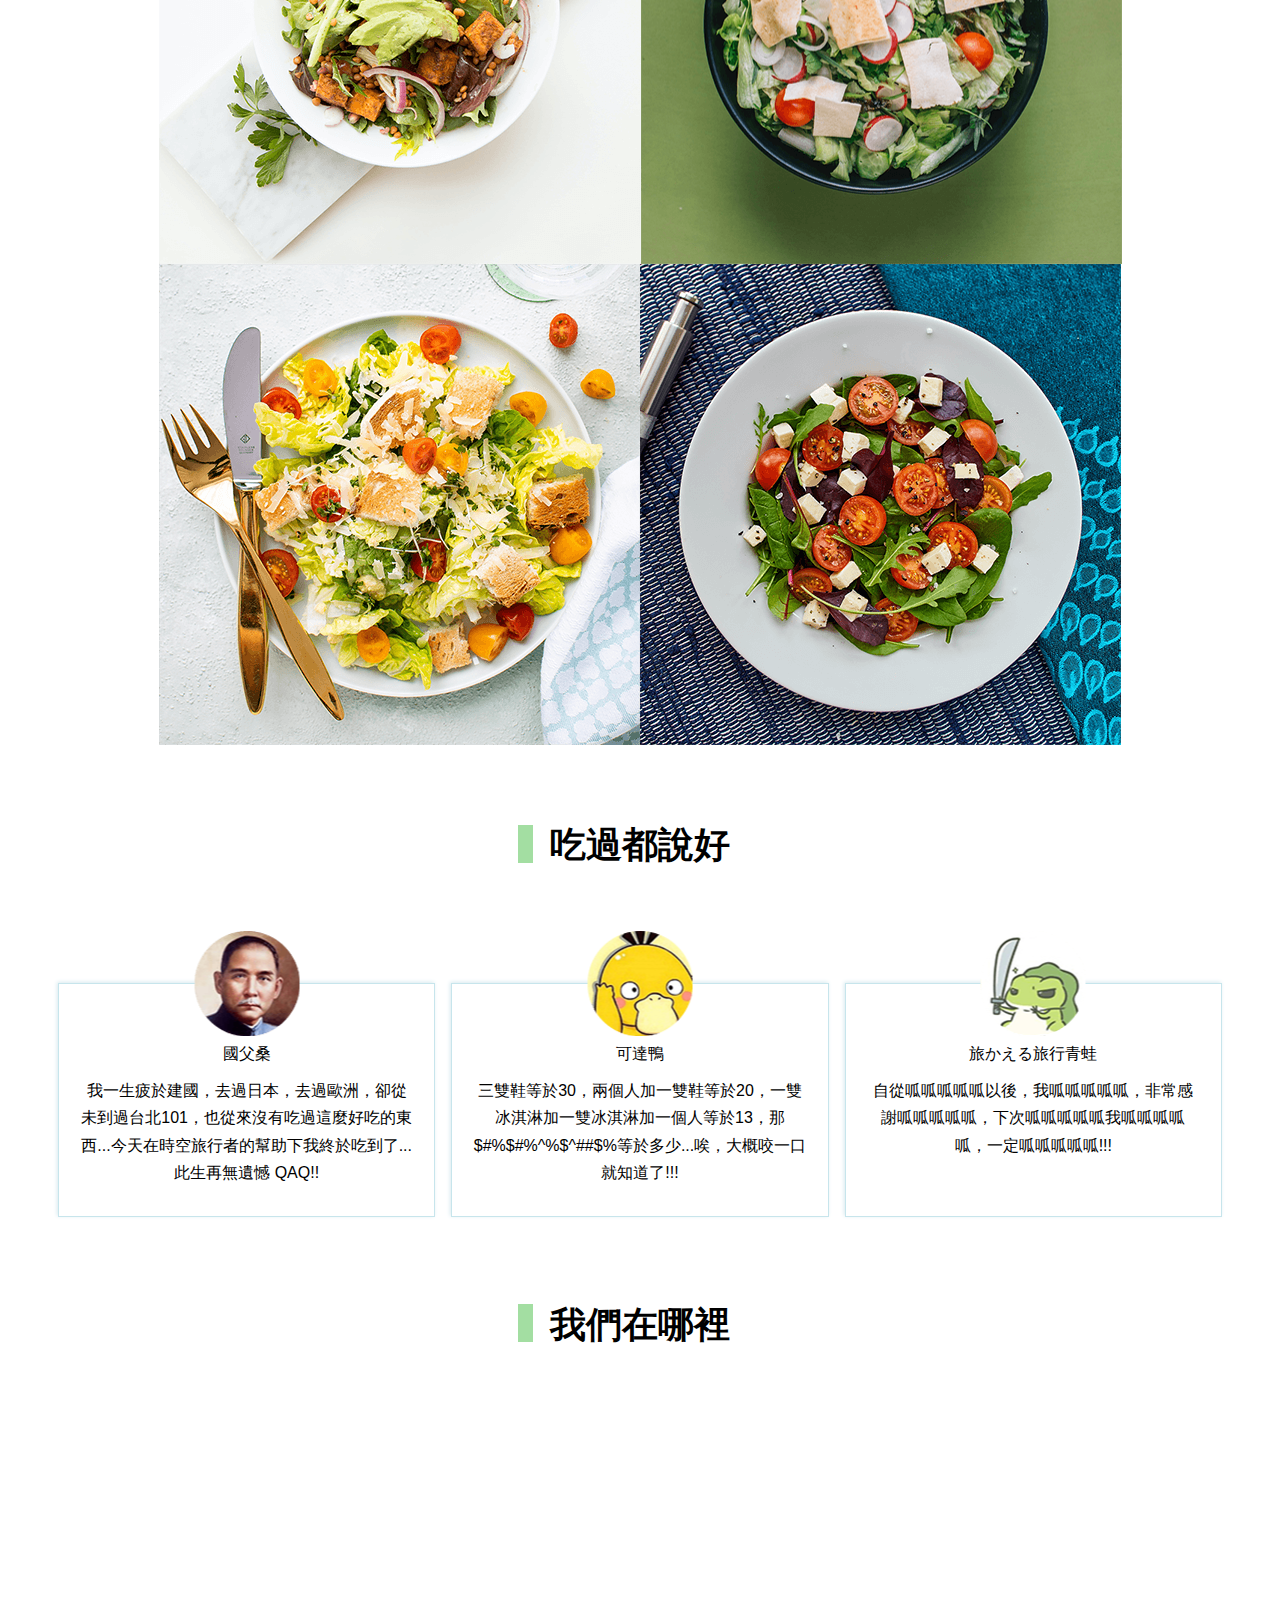
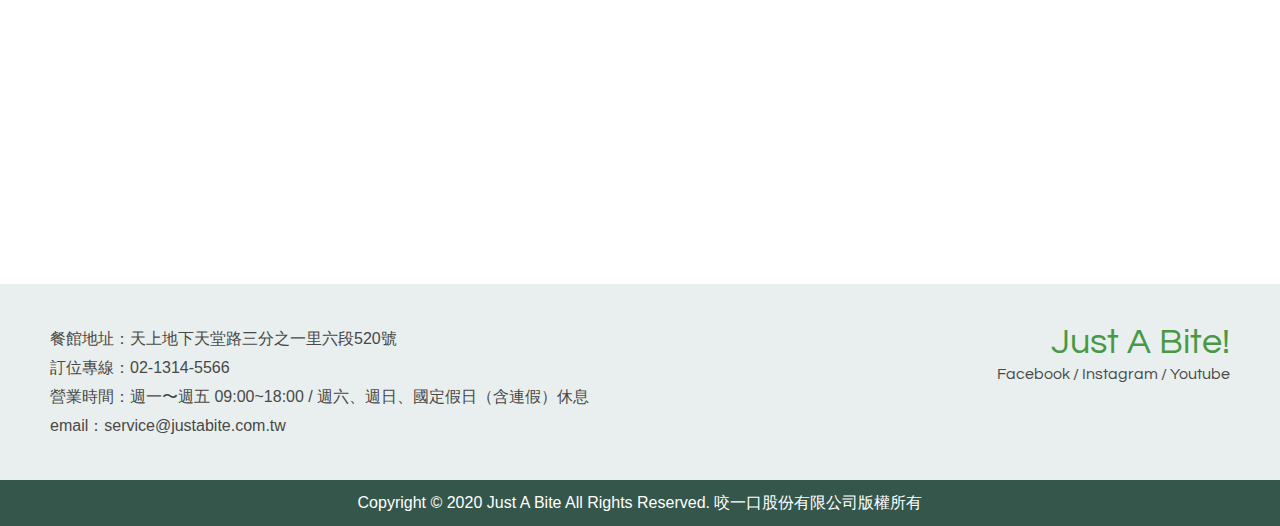
<file: homeworks/week7/hw2/index.html>
<!DOCTYPE html>

<head>
    <meta charset="UTF-8">
    <meta name="viewport" content="width=device-width, initial-scale=1.0">
    <title>咬一口廚房 - 餐廳官網</title>
    <link href="https://fonts.googleapis.com/css2?family=Questrial&display=swap" rel="stylesheet">
    <link rel="stylesheet" href="style.css">
</head>

<body>
    <div class="nav_wrapper">
        <nav class="navbar max-width">
            <div class="nav_site-name font-eng">Just A Bite!</div>
            <ul class="nav_button">
                <li class="active"><a class="button" href="#">抽個大獎</a></li>
                <li><a class="button" href="#">我要點餐</a></li>
                <li><a class="button" href="#">查詢訂單</a></li>
                <li><a class="button" href="faq.html">常見問題</a></li>
            </ul>
        </nav>
    </div>
    <section class="banner">
        <h1>咬一口廚房</h1>
    </section>
    <section class="intro section-padding">
        <h2>當輕食之風盛起</h2>
        <p>
            由於現代人生活忙碌，常以外食為主，當高糖、高鹽、高油成為人們的日常，會導致慢性疾病與肥胖的機率大增。<br>
            我們定期走訪農田，選用最天然、營養的食材，以簡單的烹調方式處理，最大化忠實呈現食材原本的鮮味。<br>
            咬一口不只賣餐點，我們希望能夠讓大家愛上料理的魅力，餐館特意打造全開放式廚房，烹調透明化，也不定時舉辦美食廚房DIY，讓大家體驗不需要過多調味，就能擁有千變萬化的食物口感。
        </p>
        <ul class="intro_button">
            <li><a class="button bg-order" href="#">我要點餐</a></li>
            <li><a class="button bg-list" href="#">查詢訂單</a></li>
        </ul>
    </section>
    <section class="menu">
        <h2><span class="font-eng">Menu</span> 搶先看</h2>
        <div class="menu_img">
            <div>
                <img src="img/f-001.png" alt="menu img 1">
                <img src="img/f-002.png" alt="menu img 2">
            </div>
            <div>
                <img src="img/f-003.png" alt="menu img 3">
                <img src="img/f-004.png" alt="menu img 4">
            </div>
        </div>
    </section>
    <section class="comment section-padding">
        <h2>吃過都說好</h2>
        <div class="comment_content">
            <div class="comment-1">
                <p>國父桑</p>
                我一生疲於建國，去過日本，去過歐洲，卻從未到過台北101，也從來沒有吃過這麼好吃的東西...今天在時空旅行者的幫助下我終於吃到了...此生再無遺憾 QAQ!!
            </div>
            <div class="comment-2">
                <p>可達鴨</p>
                三雙鞋等於30，兩個人加一雙鞋等於20，一雙冰淇淋加一雙冰淇淋加一個人等於13，那$#%$#%^%$^##$%等於多少...唉，大概咬一口就知道了!!!
            </div>
            <div class="comment-3">
                <p>旅かえる旅行青蛙</p>
                自從呱呱呱呱呱以後，我呱呱呱呱呱，非常感謝呱呱呱呱呱，下次呱呱呱呱呱我呱呱呱呱呱，一定呱呱呱呱呱!!!
            </div>
        </div>
    </section>
    <section class="location section-padding">
        <h2>我們在哪裡</h2>
        <iframe
            src="https://www.google.com/maps/embed?pb=!1m18!1m12!1m3!1d3615.002746961898!2d121.56235021544688!3d25.033980844445264!2m3!1f0!2f0!3f0!3m2!1i1024!2i768!4f13.1!3m3!1m2!1s0x3442abb6da9c9e1f%3A0x1206bcf082fd10a6!2zMTEw5Y-w5YyX5biC5L-h576p5Y2A5L-h576p6Lev5LqU5q61N-iZnw!5e0!3m2!1szh-TW!2stw!4v1601025112380!5m2!1szh-TW!2stw"
            width="100%" height="455" frameborder="0" style="border:0;" allowfullscreen="" aria-hidden="false"
            tabindex="0">
        </iframe>
    </section>
    <footer>
        <div class="footer_top section-padding">
            <p>
                餐館地址：天上地下天堂路三分之一里六段520號<br>
                訂位專線：02-1314-5566<br>
                營業時間：週一〜週五 09:00~18:00 / 週六、週日、國定假日（含連假）休息<br>
                email：service@justabite.com.tw
            </p>
            <div class="footer_top_content_right font-eng">
                <div class="nav_site-name">Just A Bite!</div>
                <p>Facebook / Instagram / Youtube</p>
            </div>
        </div>
        <div class="footer_bottom section-padding">
            Copyright © 2020 Just A Bite All Rights Reserved. 咬一口股份有限公司版權所有
        </div>
    </footer>
</body>

</html>
</file>
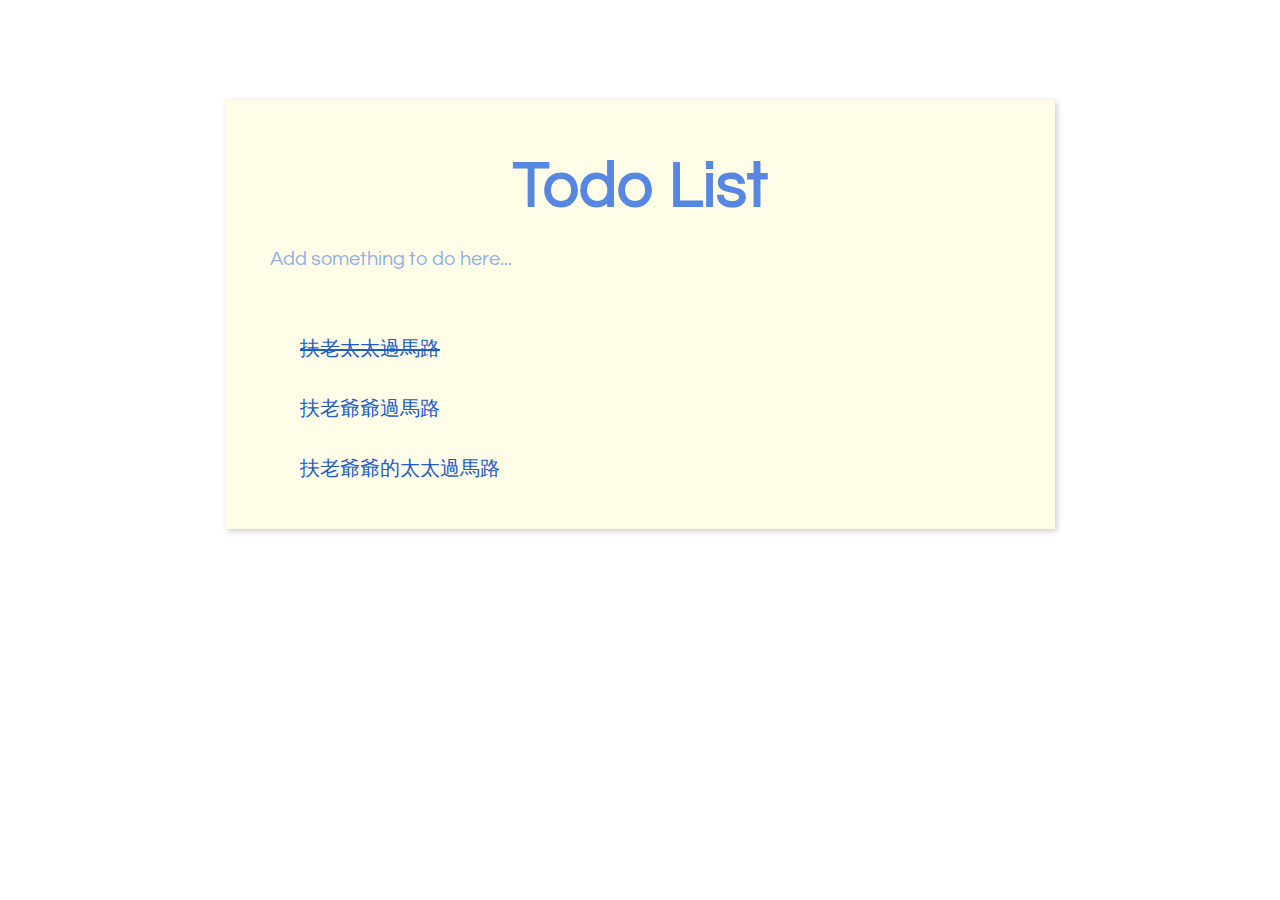
<file: homeworks/week7/hw3/index.html>
<!DOCTYPE html>

<head>
    <meta charset="UTF-8">
    <meta name="viewport" content="width=device-width, initial-scale=1.0">
    <title>Todo List</title>
    <link href="https://fonts.googleapis.com/css2?family=Questrial&display=swap" rel="stylesheet">
    <link href="https://fonts.googleapis.com/icon?family=Material+Icons" rel="stylesheet">
    <link rel="stylesheet" href="style.css">
</head>
<div class="wrapper">
    <div class="list">
        <div class="list_header">
            <h1>Todo List</h1>
            <input class="list_input" type="text" placeholder="Add something to do here...">
        </div>
        <ul class="list_group">
            <li class="list_item checked"><span class="btn-finished"></span>扶老太太過馬路</span><span class="btn-delete"></span></li>
            <li class="list_item"><span class="btn-finished"></span>扶老爺爺過馬路</span><span class="btn-delete"></span></li>
            <li class="list_item"><span class="btn-finished"></span>扶老爺爺的太太過馬路</span><span class="btn-delete"></span></li>            
        </ul>
    </div>
</div>

<body>
    <script src="listControl.js"></script>
</body>

</html>
</file>
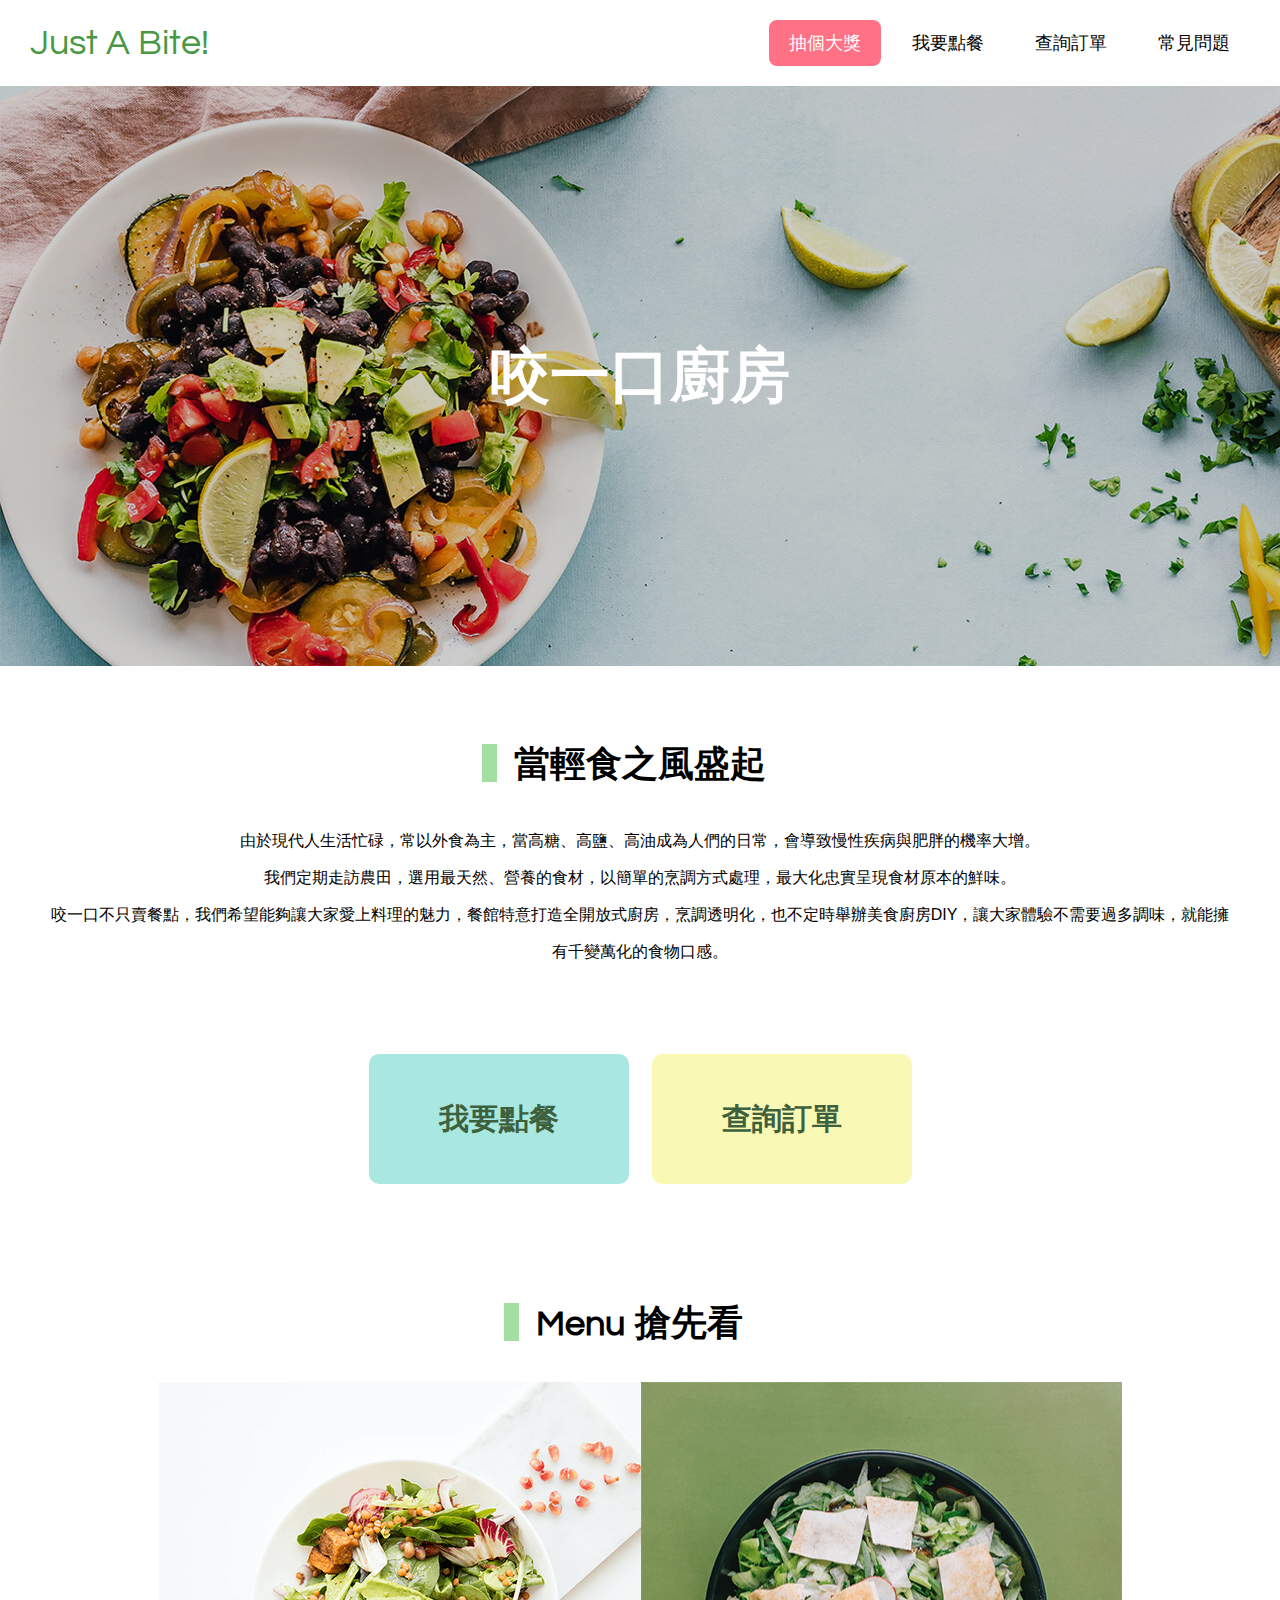
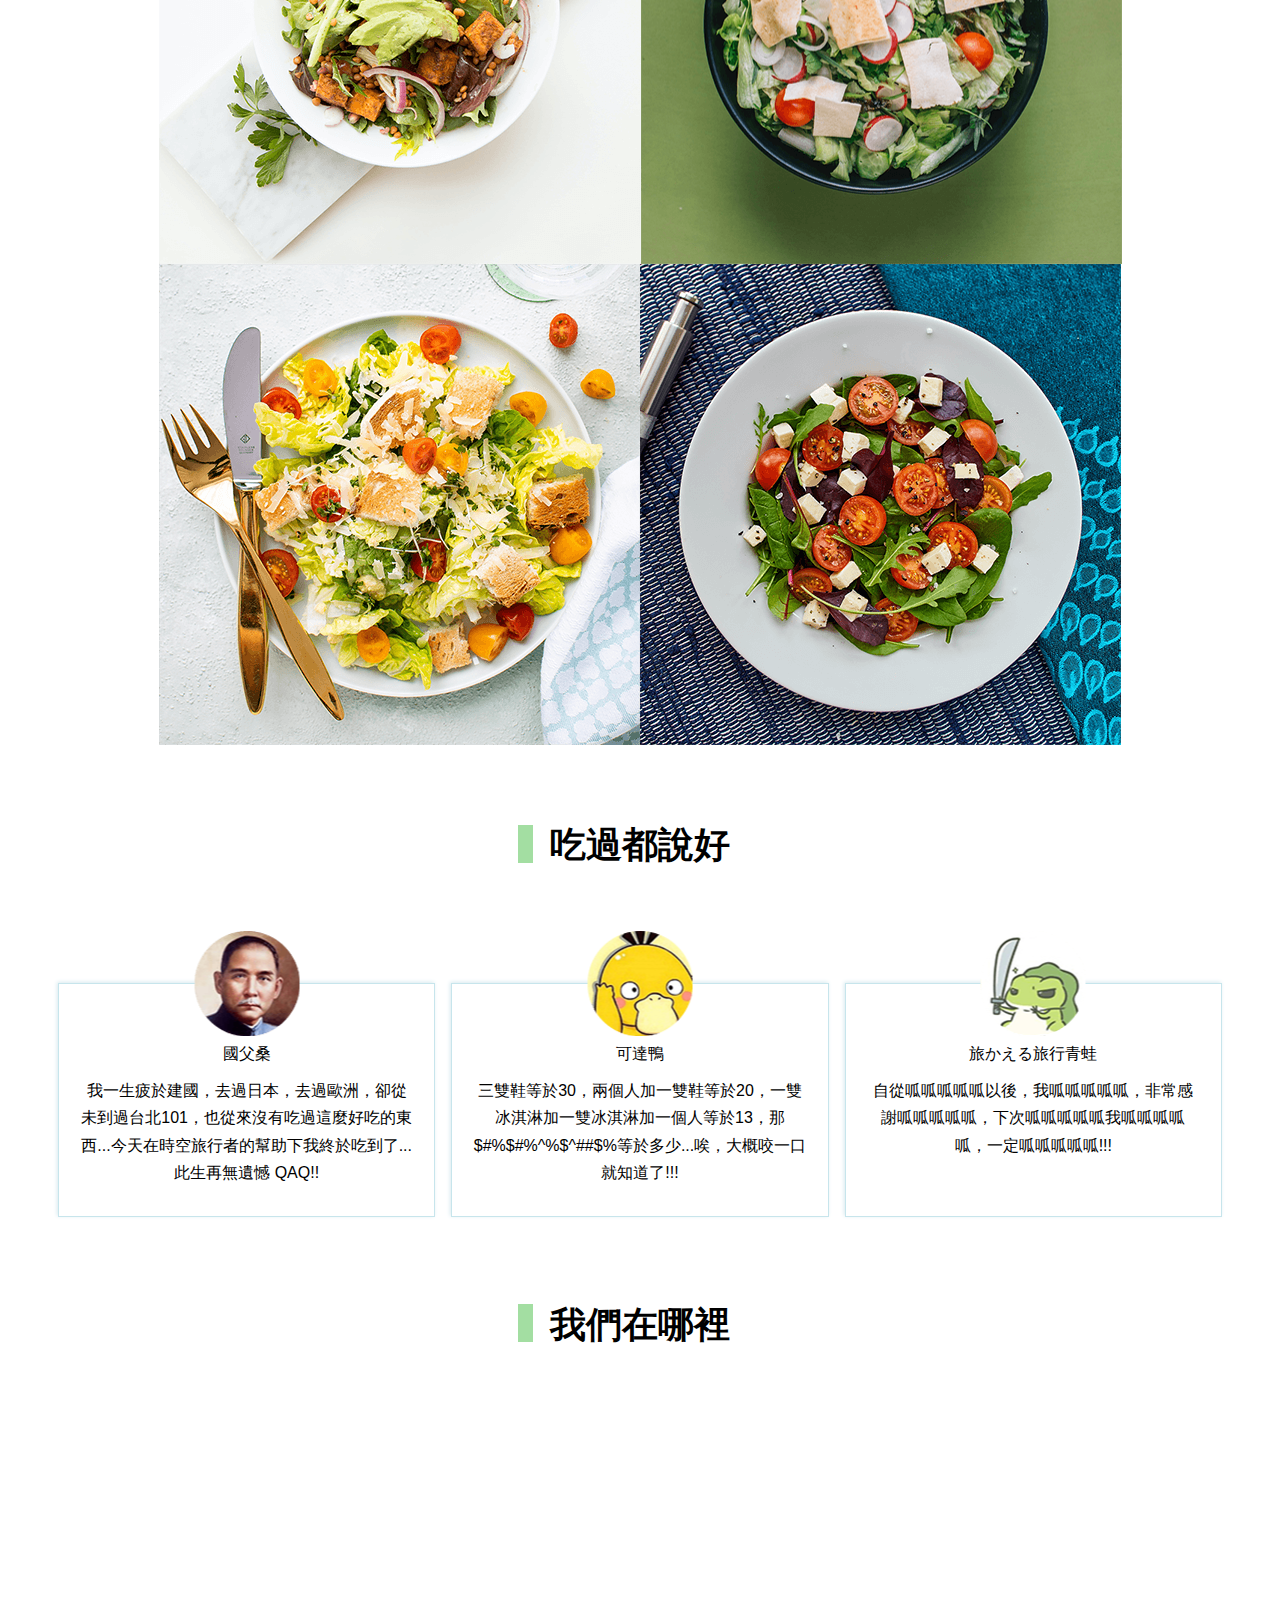
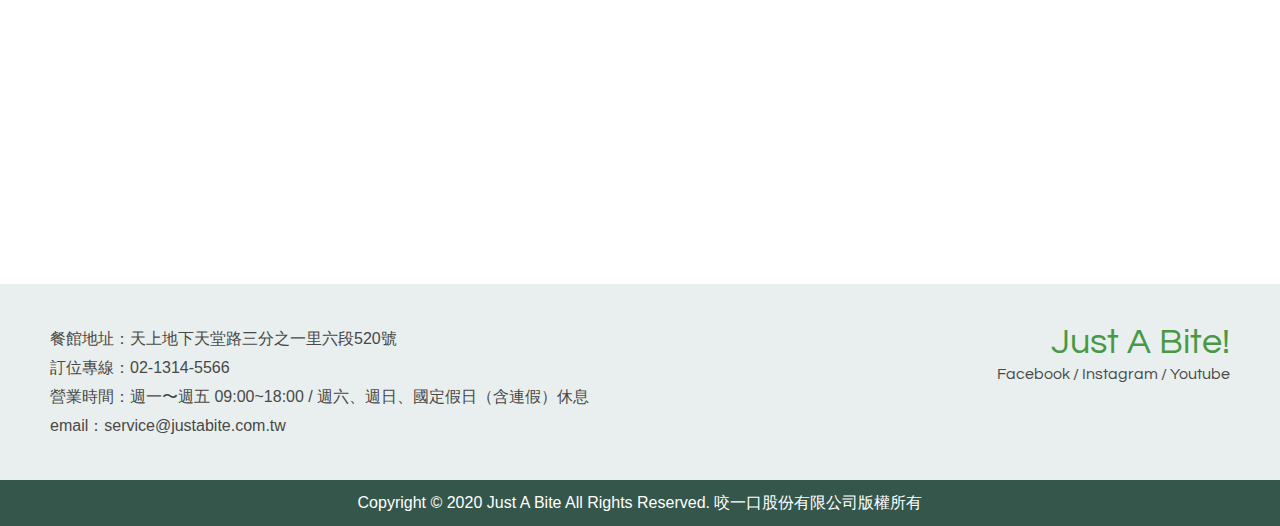
<file: homeworks/week8/hw1/index.html>
<!DOCTYPE html>

<head>
    <meta charset="UTF-8">
    <meta name="viewport" content="width=device-width, initial-scale=1.0">
    <title>咬一口廚房 - 餐廳官網</title>
    <link href="https://fonts.googleapis.com/css2?family=Questrial&display=swap" rel="stylesheet">
    <link rel="stylesheet" href="style.css">
</head>

<body>
    <div class="nav_wrapper">
        <nav class="navbar max-width">
            <div class="nav_site-name font-eng">Just A Bite!</div>
            <ul class="nav_button">
                <li class="active"><a class="button" href="lottery.html">抽個大獎</a></li>
                <li><a class="button" href="#">我要點餐</a></li>
                <li><a class="button" href="#">查詢訂單</a></li>
                <li><a class="button" href="faq.html">常見問題</a></li>
            </ul>
        </nav>
    </div>
    <section class="banner">
        <h1>咬一口廚房</h1>
    </section>
    <section class="intro section-padding">
        <h2>當輕食之風盛起</h2>
        <p>
            由於現代人生活忙碌，常以外食為主，當高糖、高鹽、高油成為人們的日常，會導致慢性疾病與肥胖的機率大增。<br>
            我們定期走訪農田，選用最天然、營養的食材，以簡單的烹調方式處理，最大化忠實呈現食材原本的鮮味。<br>
            咬一口不只賣餐點，我們希望能夠讓大家愛上料理的魅力，餐館特意打造全開放式廚房，烹調透明化，也不定時舉辦美食廚房DIY，讓大家體驗不需要過多調味，就能擁有千變萬化的食物口感。
        </p>
        <ul class="intro_button">
            <li><a class="button bg-order" href="#">我要點餐</a></li>
            <li><a class="button bg-list" href="#">查詢訂單</a></li>
        </ul>
    </section>
    <section class="menu">
        <h2><span class="font-eng">Menu</span> 搶先看</h2>
        <div class="menu_img">
            <div>
                <img src="img/f-001.png" alt="menu img 1">
                <img src="img/f-002.png" alt="menu img 2">
            </div>
            <div>
                <img src="img/f-003.png" alt="menu img 3">
                <img src="img/f-004.png" alt="menu img 4">
            </div>
        </div>
    </section>
    <section class="comment section-padding">
        <h2>吃過都說好</h2>
        <div class="comment_content">
            <div class="comment-1">
                <p>國父桑</p>
                我一生疲於建國，去過日本，去過歐洲，卻從未到過台北101，也從來沒有吃過這麼好吃的東西...今天在時空旅行者的幫助下我終於吃到了...此生再無遺憾 QAQ!!
            </div>
            <div class="comment-2">
                <p>可達鴨</p>
                三雙鞋等於30，兩個人加一雙鞋等於20，一雙冰淇淋加一雙冰淇淋加一個人等於13，那$#%$#%^%$^##$%等於多少...唉，大概咬一口就知道了!!!
            </div>
            <div class="comment-3">
                <p>旅かえる旅行青蛙</p>
                自從呱呱呱呱呱以後，我呱呱呱呱呱，非常感謝呱呱呱呱呱，下次呱呱呱呱呱我呱呱呱呱呱，一定呱呱呱呱呱!!!
            </div>
        </div>
    </section>
    <section class="location section-padding">
        <h2>我們在哪裡</h2>
        <iframe
            src="https://www.google.com/maps/embed?pb=!1m18!1m12!1m3!1d3615.002746961898!2d121.56235021544688!3d25.033980844445264!2m3!1f0!2f0!3f0!3m2!1i1024!2i768!4f13.1!3m3!1m2!1s0x3442abb6da9c9e1f%3A0x1206bcf082fd10a6!2zMTEw5Y-w5YyX5biC5L-h576p5Y2A5L-h576p6Lev5LqU5q61N-iZnw!5e0!3m2!1szh-TW!2stw!4v1601025112380!5m2!1szh-TW!2stw"
            width="100%" height="455" frameborder="0" style="border:0;" allowfullscreen="" aria-hidden="false"
            tabindex="0">
        </iframe>
    </section>
    <footer>
        <div class="footer_top section-padding">
            <p>
                餐館地址：天上地下天堂路三分之一里六段520號<br>
                訂位專線：02-1314-5566<br>
                營業時間：週一〜週五 09:00~18:00 / 週六、週日、國定假日（含連假）休息<br>
                email：service@justabite.com.tw
            </p>
            <div class="footer_top_content_right font-eng">
                <div class="nav_site-name">Just A Bite!</div>
                <p>Facebook / Instagram / Youtube</p>
            </div>
        </div>
        <div class="footer_bottom section-padding">
            Copyright © 2020 Just A Bite All Rights Reserved. 咬一口股份有限公司版權所有
        </div>
    </footer>
</body>

</html>
</file>
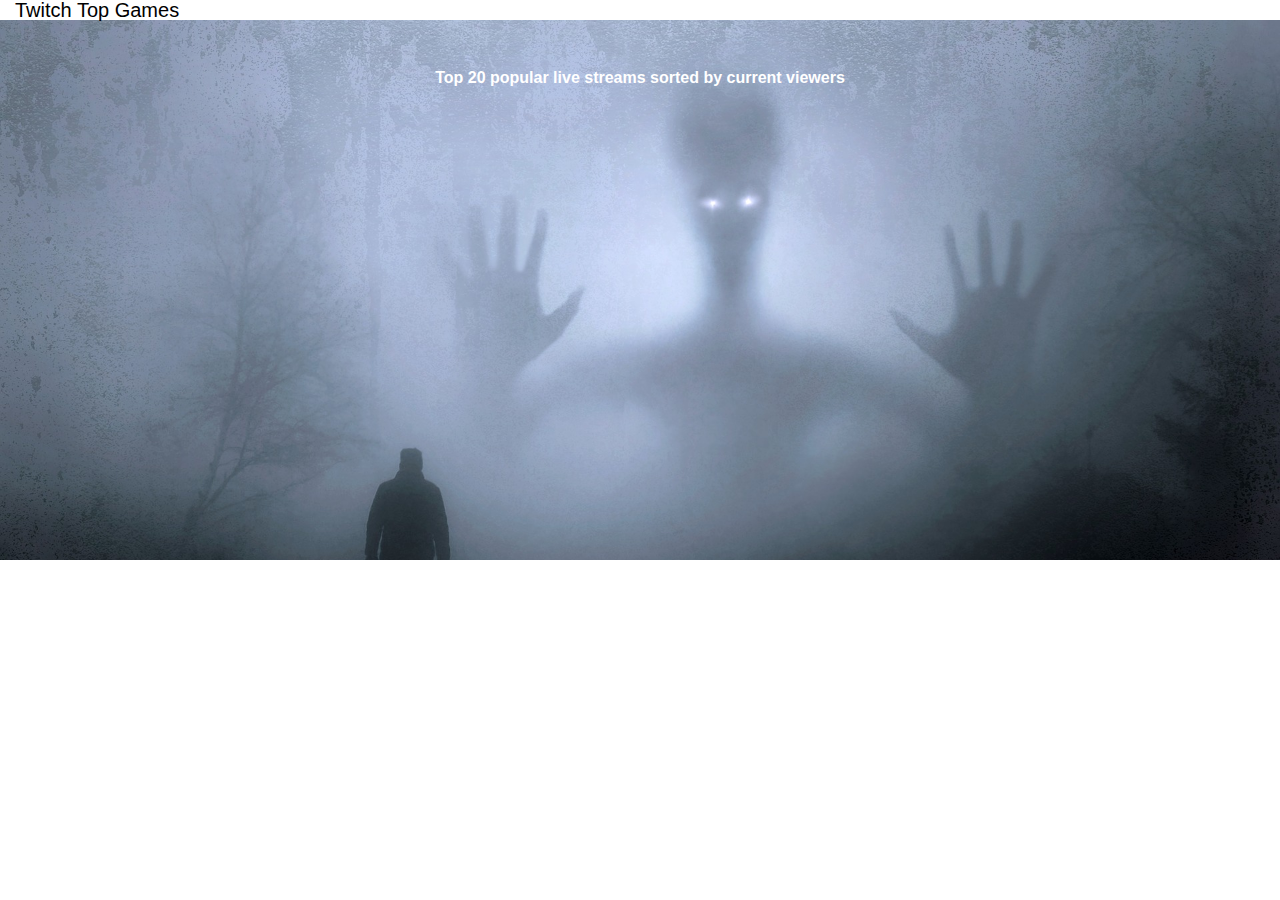
<file: homeworks/week8/hw2/index.html>
<!DOCTYPE html>

<head>
    <meta charset="UTF-8">
    <meta http-equiv="X-UA-Compatible" content="IE=edge">
    <meta name="viewport" content="width=device-width, initial-scale=1.0">
    <title>Twiwch Top Games</title>
    <link href="https://fonts.googleapis.com/css2?family=Questrial&display=swap" rel="stylesheet">
    <link rel="stylesheet" href="style.css">
</head>

<body>
    <header>
        <div class="topic">Twitch Top Games</div>
        <ul class="top5-games"></ul>
        </div>
    </header>
    <div class="container">
        <h1></h1>
        <h2>Top 20 popular live streams sorted by current viewers</h2>
        <section class="streams"></section>
    </div>
    <script src="twitchGames.js"></script>
</body>

</html>
</file>
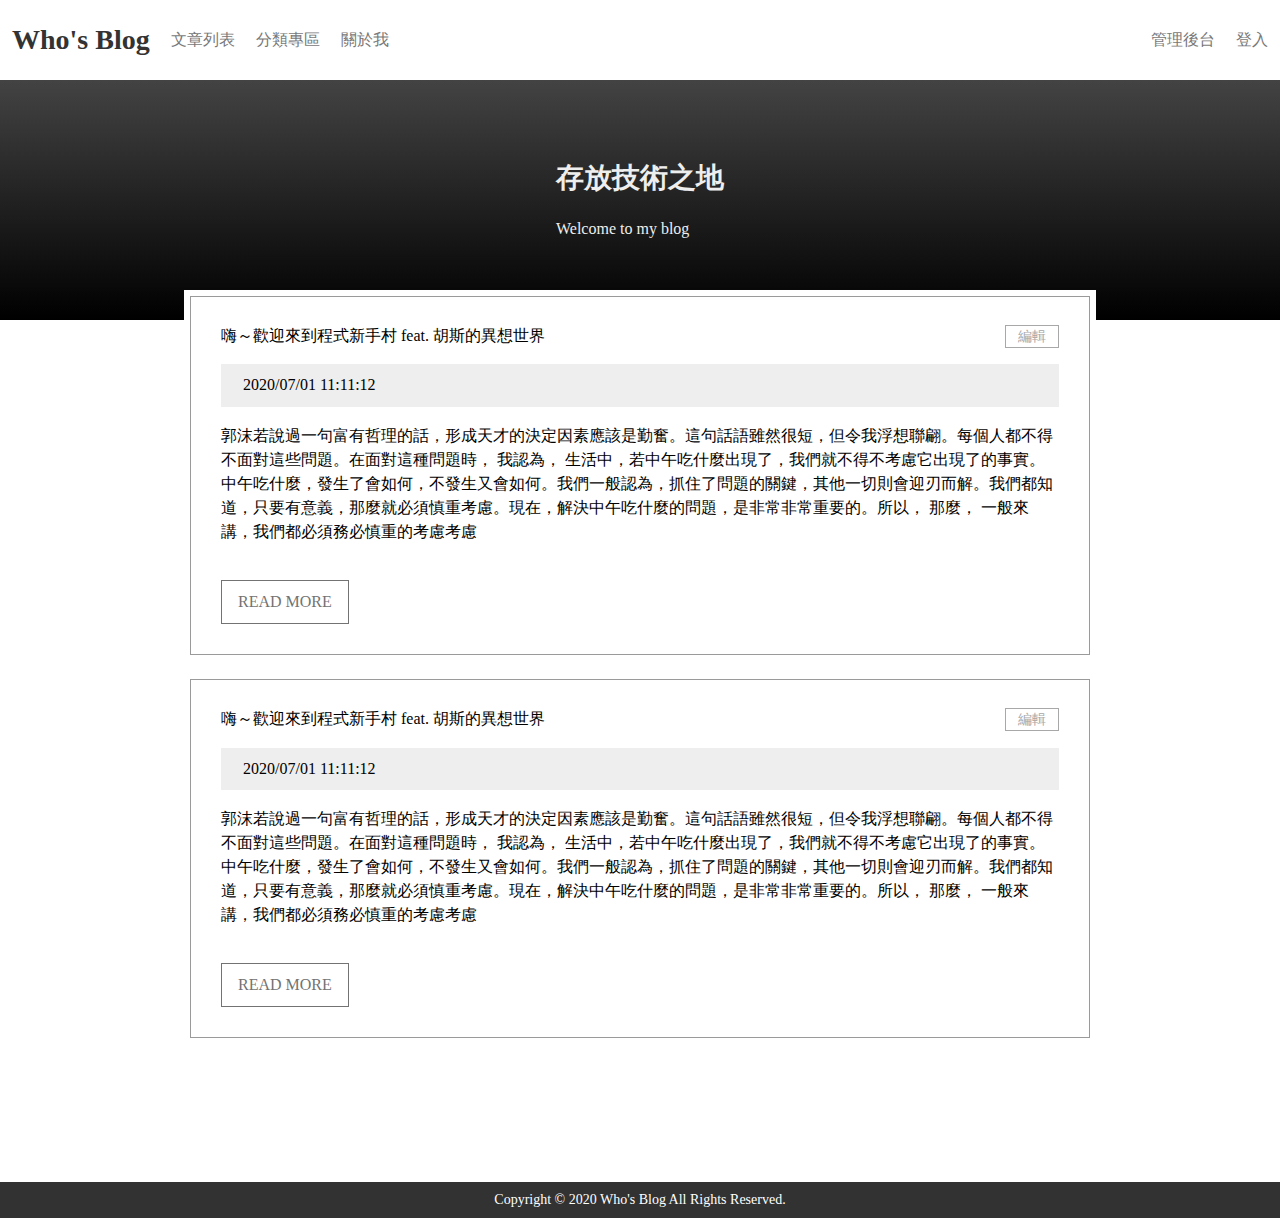
<file: examples/week11/hw2/static/index.html>
<!DOCTYPE html>

<html>
<head>
  <meta charset="utf-8">

  <title>部落格</title>
  <meta name="viewport" content="width=device-width, initial-scale=1">
  <link rel="stylesheet" href="normalize.css" />
  <link rel="stylesheet" href="style.css" />
</head>

<body>
  <nav class="navbar">
    <div class="wrapper navbar__wrapper">
      <div class="navbar__site-name">
        <a href='index.html'>Who's Blog</a>
      </div>
      <ul class="navbar__list">
        <div>
          <li><a href="#">文章列表</a></li>
          <li><a href="#">分類專區</a></li>
          <li><a href="#">關於我</a></li>
        </div>
        <div>
          <li><a href="admin.html">管理後台</a></li>
          <li><a href="login.html">登入</a></li>
        </div>
      </ul>
    </div>
  </nav>
  <section class="banner">
    <div class="banner__wrapper">
      <h1>存放技術之地</h1>
      <div>Welcome to my blog</div>
    </div>
  </section>
  <div class="container-wrapper">
    <div class="posts">
      <article class="post">
        <div class="post__header">
          <div>嗨～歡迎來到程式新手村 feat. 胡斯的異想世界</div>
          <div class="post__actions">
            <a class="post__action" href="edit.html">編輯</a>
          </div>
        </div>
        <div class="post__info">
          2020/07/01 11:11:12
        </div>
        <div class="post__content">郭沫若說過一句富有哲理的話，形成天才的決定因素應該是勤奮。這句話語雖然很短，但令我浮想聯翩。每個人都不得不面對這些問題。在面對這種問題時， 我認為， 生活中，若中午吃什麼出現了，我們就不得不考慮它出現了的事實。中午吃什麼，發生了會如何，不發生又會如何。我們一般認為，抓住了問題的關鍵，其他一切則會迎刃而解。我們都知道，只要有意義，那麼就必須慎重考慮。現在，解決中午吃什麼的問題，是非常非常重要的。所以， 那麼， 一般來講，我們都必須務必慎重的考慮考慮
        </div>
        <a class="btn-read-more" href="blog.html">READ MORE</a>
      </article>
      <article class="post">
        <div class="post__header">
          <div>嗨～歡迎來到程式新手村 feat. 胡斯的異想世界</div>
          <div class="post__actions">
            <a class="post__action" href="#">編輯</a>
          </div>
        </div>
        <div class="post__info">
          2020/07/01 11:11:12
        </div>
        <div class="post__content">郭沫若說過一句富有哲理的話，形成天才的決定因素應該是勤奮。這句話語雖然很短，但令我浮想聯翩。每個人都不得不面對這些問題。在面對這種問題時， 我認為， 生活中，若中午吃什麼出現了，我們就不得不考慮它出現了的事實。中午吃什麼，發生了會如何，不發生又會如何。我們一般認為，抓住了問題的關鍵，其他一切則會迎刃而解。我們都知道，只要有意義，那麼就必須慎重考慮。現在，解決中午吃什麼的問題，是非常非常重要的。所以， 那麼， 一般來講，我們都必須務必慎重的考慮考慮
        </div>
        <a class="btn-read-more">READ MORE</a>
      </article>
    </div>
  </div>
  <footer>Copyright © 2020 Who's Blog All Rights Reserved.</footer>
</body>
</html>
</file>
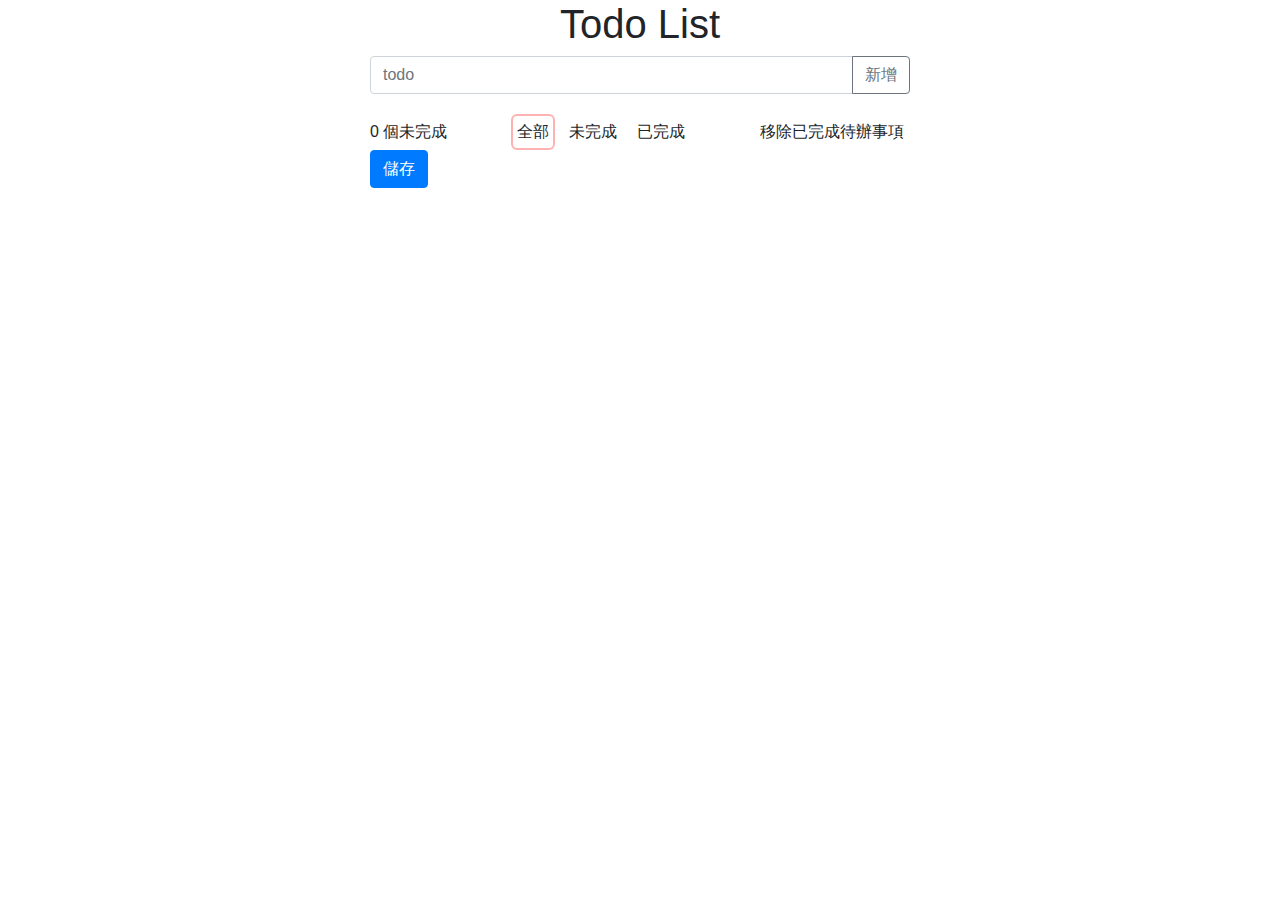
<file: examples/week12/hw2/todo-done.html>
<!DOCTYPE html>

<html>
<head>
  <meta charset="utf-8">

  <title>Week12 Todo List</title>
  <meta name="viewport" content="width=device-width, initial-scale=1">
  <script src="https://code.jquery.com/jquery-3.5.1.js"></script>
  <link rel="stylesheet" href="https://stackpath.bootstrapcdn.com/bootstrap/4.5.2/css/bootstrap.min.css" integrity="sha384-JcKb8q3iqJ61gNV9KGb8thSsNjpSL0n8PARn9HuZOnIxN0hoP+VmmDGMN5t9UJ0Z" crossorigin="anonymous">
  <style>
    .btn-delete {
      opacity: 0;
    }
    .todo:hover .btn-delete {
      opacity: 1;
    }

    input[type=checkbox]:checked ~ label {
      text-decoration: line-through;
      color: rgba(0,0,0,0.3);
    }

    .todo__content-wrapper {
      flex: 1;
    }

    .todo__content {
      display: block;
    }

    .options div, .clear-all {
      cursor: pointer;
      border-radius: 6px;
      padding: 4px;
      border: 2px solid transparent;
    }

    .options div.active {
      border-color: rgba(255, 0, 0, 0.3);
    }

    .options div:hover {
      border-color: rgba(255, 0, 0, 0.5);
    }

    .todo {
      display: flex;
    }

  </style>
</head>

<body>
  <div class="container">
    <div class="row justify-content-center">
      <div class="col-lg-6">
        <h1 class="text-center">Todo List</h1>
        <div class="input-group mb-3">
          <input type="text" class="input-todo form-control" placeholder="todo">
          <div class="input-group-append">
            <button class="btn btn-add btn-outline-secondary" type="button">新增</button>
          </div>
        </div>
        <div class="todos list-group ">
          
        </div>
        <div class="info mt-1 d-flex justify-content-between align-items-center">
          <div><span class="uncomplete-count">0</span> 個未完成</div>
          <div class="options d-flex">
            <div class="active" data-filter="all">全部</div>
            <div class="ml-2" data-filter="uncomplete">未完成</div>
            <div class="ml-2" data-filter="done">已完成</div>
          </div>
          <div class="clear-all">
            移除已完成待辦事項
          </div>
        </div>
        <button type="button" class="btn btn-save btn-primary">儲存</button>

      </div>
    </div>
  </div>
  <script>
    let id = 1;
    let todoCount = 0
    let uncompleteTodoCount = 0

    const template = `<div class="todo list-group-item list-group-item-action justify-content-between align-items-center {todoClass}">
            <div class="todo__content-wrapper custom-control custom-checkbox">
              <input type="checkbox" class="check-todo custom-control-input" id="todo-{id}">
              <label class="todo__content custom-control-label" for="todo-{id}">{content}</label>
            </div>
            <button type="button" class="btn-delete btn btn-danger">刪除</button>
          </div>`


    const searchParams = new URLSearchParams(window.location.search)
    const todoId = searchParams.get('id')

    if (todoId) {
      $.getJSON('http://localhost:8080/huli/be101/todo-api/get_todo.php?id=' + todoId, function(data) {
        const todos = JSON.parse(data.data.todo)
        restoreTodos(todos)
      });
    }

    function restoreTodos(todos) {
      if (todos.length === 0) return
      id = todos[todos.length - 1].id + 1
      for(let i=0; i<todos.length; i++) {
        const todo = todos[i]
        $('.todos').append(
          template
            .replace('{content}', escapeHtml(todo.content))
            .replace(/{id}/g, todo.id)
            .replace('{todoClass}', todo.isDone ? 'checked' : '')
        )
        todoCount++
        if (todo.isDone) {
          $('#todo-' + todo.id).prop('checked', true)
        }
        if (!todo.isDone) {
          uncompleteTodoCount++
        }
      }

      
      updateCounter()
    }

    $('.btn-add').click(() => {
      addTodo()
    })

    $('.input-todo').keydown(e => {
      if (e.key === 'Enter') {
        addTodo()
      }
    })

    $('.todos').on('click', '.btn-delete', (e) => {
      $(e.target).parent().remove();
      todoCount--
      const isChecked = $(e.target).parent().find('.check-todo').is(':checked')
      if (!isChecked) {
        uncompleteTodoCount--
      }
      updateCounter()
    })

    $('.todos').on('change', '.check-todo', (e) => {
      const target = $(e.target)
      const isChecked= target.is(":checked")
      if (isChecked) {
        target.parents('.todo').addClass('checked')
        uncompleteTodoCount--
      } else {
        uncompleteTodoCount++
        target.parents('.todo').removeClass('checked')
      }

      updateCounter()
    })

    $('.clear-all').click(() => {
      todoCount -= $('.todo.checked').length
      $('.todo.checked').remove()
    })

    $('.options').on('click', 'div', e => {
      const target = $(e.target)
      const filter = target.attr('data-filter')
      $('.options div.active').removeClass('active')
      target.addClass('active')
      if (filter === 'all') {
        $('.todo').show()
      } else if (filter === 'uncomplete') {
        $('.todo').show()
        $('.todo.checked').hide()
      } else { // done
        $('.todo').hide()
        $('.todo.checked').show()
      }
    })

    $('.btn-save').click(() => {
      let todos = []
      $('.todo').each((i, element) => {
        const input = $(element).find('.check-todo')
        const label = $(element).find('.todo__content')
        todos.push({
          id: input.attr('id').replace('todo-', ''),
          content: label.text(),
          isDone: $(element).hasClass('checked')
        })
      })
      const data = JSON.stringify(todos)
      $.ajax({
        type: 'POST',
        url: 'http://localhost:8080/huli/be101/todo-api/add_todo.php',
        data: {
          todo: data
        },
        success: function(res) {
          const respId = res.id
          window.location = 'index.html?id=' + respId
        },
        error: function() {
          alert('Erro QQ')
        }
      })
    })

    function updateCounter() {
      $('.uncomplete-count').text(uncompleteTodoCount)
    }


    function addTodo() {
      const value = $('.input-todo').val()
      if (!value) return
      $('.todos').append(
        template
          .replace('{content}', escapeHtml(value))
          .replace(/{id}/g, id)
      )
      id += 1
      todoCount++
      uncompleteTodoCount++
      updateCounter()
      $('.input-todo').val('')
    }

    function escapeHtml(unsafe) {
      return unsafe
           .replace(/&/g, "&amp;")
           .replace(/</g, "&lt;")
           .replace(/>/g, "&gt;")
           .replace(/"/g, "&quot;")
           .replace(/'/g, "&#039;");
    }

  </script>
</body>
</html>
</file>
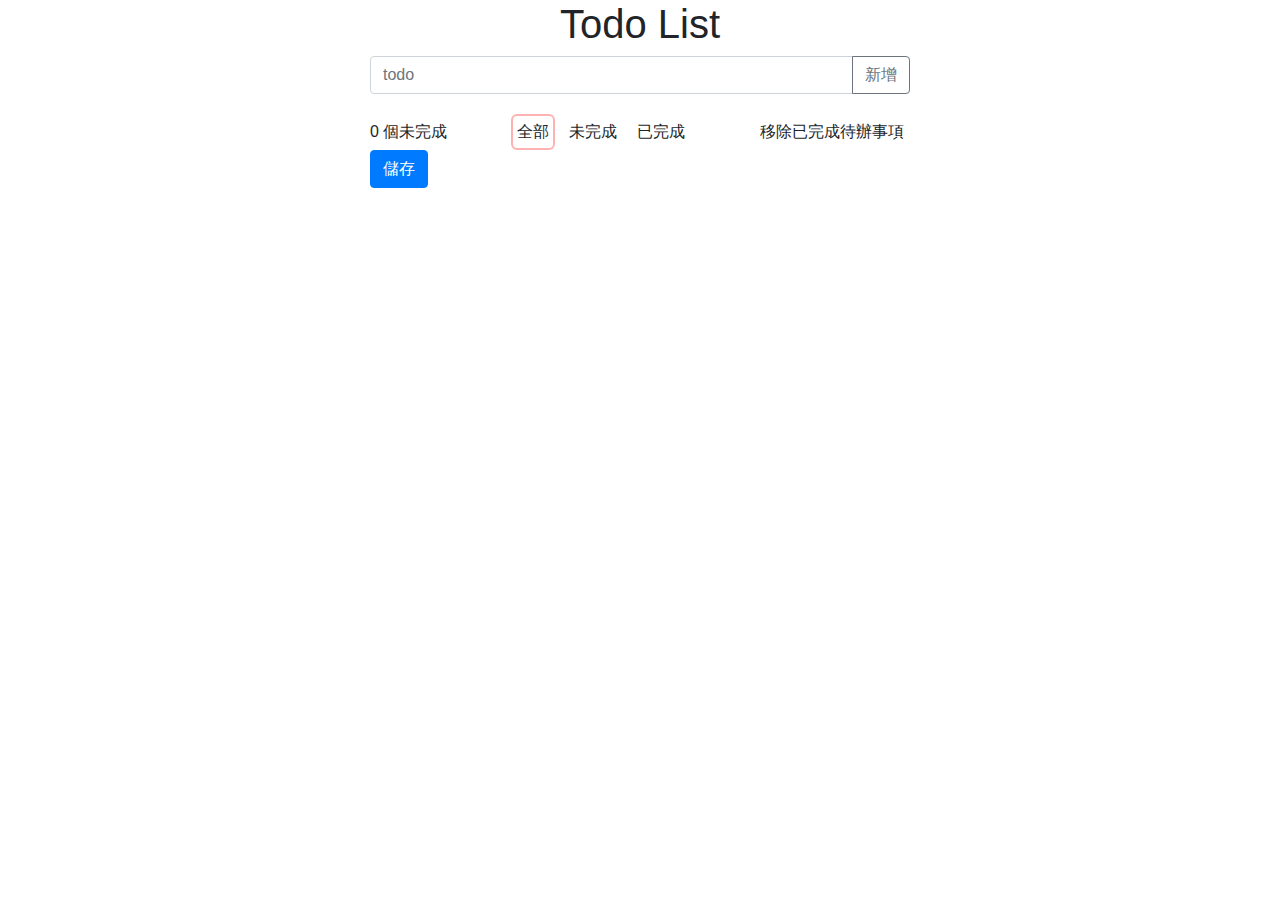
<file: examples/week12/hw2/todo-extract-data.html>
<!DOCTYPE html>

<html>
<head>
  <meta charset="utf-8">

  <title>Week12 Todo List</title>
  <meta name="viewport" content="width=device-width, initial-scale=1">
  <script src="https://code.jquery.com/jquery-3.5.1.js"></script>
  <link rel="stylesheet" href="https://stackpath.bootstrapcdn.com/bootstrap/4.5.2/css/bootstrap.min.css" integrity="sha384-JcKb8q3iqJ61gNV9KGb8thSsNjpSL0n8PARn9HuZOnIxN0hoP+VmmDGMN5t9UJ0Z" crossorigin="anonymous">
  <style>
    .btn-delete {
      opacity: 0;
    }
    .todo:hover .btn-delete {
      opacity: 1;
    }

    input[type=checkbox]:checked ~ label {
      text-decoration: line-through;
      color: rgba(0,0,0,0.3);
    }

    .todo__content-wrapper {
      flex: 1;
    }

    .todo__content {
      display: block;
    }

    .options div, .clear-all {
      cursor: pointer;
      border-radius: 6px;
      padding: 4px;
      border: 2px solid transparent;
    }

    .options div.active {
      border-color: rgba(255, 0, 0, 0.3);
    }

    .options div:hover {
      border-color: rgba(255, 0, 0, 0.5);
    }

    .todo {
      display: flex;
    }

  </style>
</head>

<body>
  <div class="container">
    <div class="row justify-content-center">
      <div class="col-lg-6">
        <h1 class="text-center">Todo List</h1>
        <div class="input-group mb-3">
          <input type="text" class="input-todo form-control" placeholder="todo">
          <div class="input-group-append">
            <button class="btn btn-add btn-outline-secondary" type="button">新增</button>
          </div>
        </div>
        <div class="todos list-group ">
          
        </div>
        <div class="info mt-1 d-flex justify-content-between align-items-center">
          <div><span class="uncomplete-count">0</span> 個未完成</div>
          <div class="options d-flex">
            <div class="active" data-filter="all">全部</div>
            <div class="ml-2" data-filter="uncomplete">未完成</div>
            <div class="ml-2" data-filter="done">已完成</div>
          </div>
          <div class="clear-all">
            移除已完成待辦事項
          </div>
        </div>
        <button type="button" class="btn btn-save btn-primary">儲存</button>

      </div>
    </div>
  </div>
  <script>
    let id = 1;
    let todoCount = 0
    let uncompleteTodoCount = 0

    const template = `<div class="todo list-group-item list-group-item-action justify-content-between align-items-center">
            <div class="todo__content-wrapper custom-control custom-checkbox">
              <input type="checkbox" class="check-todo custom-control-input" id="todo-{id}">
              <label class="todo__content custom-control-label" for="todo-{id}">{content}</label>
            </div>
            <button type="button" class="btn-delete btn btn-danger">刪除</button>
          </div>`

    $('.btn-add').click(() => {
      addTodo()
    })

    $('.input-todo').keydown(e => {
      if (e.key === 'Enter') {
        addTodo()
      }
    })

    $('.todos').on('click', '.btn-delete', (e) => {
      $(e.target).parent().remove();
      todoCount--
      const isChecked = $(e.target).parent().find('.check-todo').is(':checked')
      if (!isChecked) {
        uncompleteTodoCount--
      }
      updateCounter()
    })

    $('.todos').on('change', '.check-todo', (e) => {
      const target = $(e.target)
      const isChecked= target.is(":checked")
      if (isChecked) {
        target.parents('.todo').addClass('checked')
        uncompleteTodoCount--
      } else {
        uncompleteTodoCount++
        target.parents('.todo').removeClass('checked')
      }

      updateCounter()
    })

    $('.clear-all').click(() => {
      todoCount -= $('.todo.checked').length
      $('.todo.checked').remove()
    })

    $('.options').on('click', 'div', e => {
      const target = $(e.target)
      const filter = target.attr('data-filter')
      $('.options div.active').removeClass('active')
      target.addClass('active')
      if (filter === 'all') {
        $('.todo').show()
      } else if (filter === 'uncomplete') {
        $('.todo').show()
        $('.todo.checked').hide()
      } else { // done
        $('.todo').hide()
        $('.todo.checked').show()
      }
    })

    $('.btn-save').click(() => {
      let todos = []
      $('.todo').each((i, element) => {
        const input = $(element).find('.check-todo')
        const label = $(element).find('.todo__content')
        todos.push({
          id: input.attr('id').replace('todo-', ''),
          content: label.text(),
          isDone: $(element).hasClass('checked')
        })
      })
      console.log(JSON.stringify(todos))
    })

    function updateCounter() {
      $('.uncomplete-count').text(uncompleteTodoCount)
    }


    function addTodo() {
      const value = $('.input-todo').val()
      if (!value) return
      $('.todos').append(
        template
          .replace('{content}', escapeHtml(value))
          .replace(/{id}/g, id)
      )
      id += 1
      todoCount++
      uncompleteTodoCount++
      updateCounter()
      $('.input-todo').val('')
    }

    function escapeHtml(unsafe) {
      return unsafe
           .replace(/&/g, "&amp;")
           .replace(/</g, "&lt;")
           .replace(/>/g, "&gt;")
           .replace(/"/g, "&quot;")
           .replace(/'/g, "&#039;");
    }

  </script>
</body>
</html>
</file>
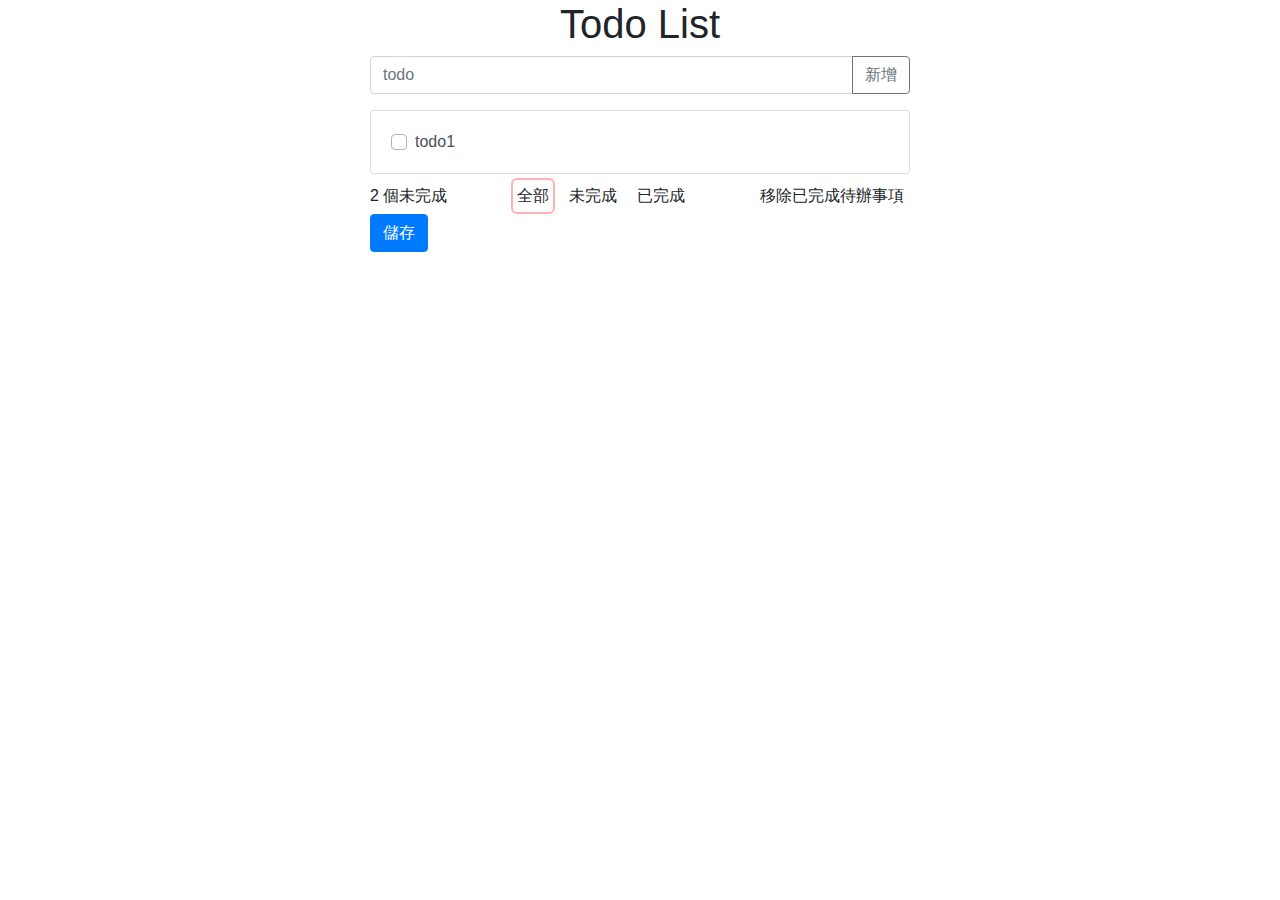
<file: examples/week12/hw2/todo-ui-only.html>
<!DOCTYPE html>

<html>
<head>
  <meta charset="utf-8">

  <title>Week12 Todo List</title>
  <meta name="viewport" content="width=device-width, initial-scale=1">
  <script src="https://code.jquery.com/jquery-3.5.1.js"></script>
  <link rel="stylesheet" href="https://stackpath.bootstrapcdn.com/bootstrap/4.5.2/css/bootstrap.min.css" integrity="sha384-JcKb8q3iqJ61gNV9KGb8thSsNjpSL0n8PARn9HuZOnIxN0hoP+VmmDGMN5t9UJ0Z" crossorigin="anonymous">
  <style>
    .btn-delete {
      opacity: 0;
    }
    .todo:hover .btn-delete {
      opacity: 1;
    }

    input[type=checkbox]:checked ~ label {
      text-decoration: line-through;
      color: rgba(0,0,0,0.3);
    }

    .todo__content-wrapper {
      flex: 1;
    }

    .todo__content {
      display: block;
    }

    .options div, .clear-all {
      cursor: pointer;
      border-radius: 6px;
      padding: 4px;
      border: 2px solid transparent;
    }

    .options div.active {
      border-color: rgba(255, 0, 0, 0.3);
    }

    .options div:hover {
      border-color: rgba(255, 0, 0, 0.5);
    }
  </style>
</head>

<body>
  <div class="container">
    <div class="row justify-content-center">
      <div class="col-lg-6">
        <h1 class="text-center">Todo List</h1>
        <div class="input-group mb-3">
          <input type="text" class="input-todo form-control" placeholder="todo">
          <div class="input-group-append">
            <button class="btn btn-add btn-outline-secondary" type="button">新增</button>
          </div>
        </div>
        <div class="todos list-group ">
          <div class="todo list-group-item list-group-item-action d-flex justify-content-between align-items-center">
            <div class="todo__content-wrapper custom-control custom-checkbox">
              <input type="checkbox" class="custom-control-input" id="todo-1">
              <label class="todo__content custom-control-label" for="todo-1">todo1</label>
            </div>
            <button type="button" class="btn-delete btn btn-danger">刪除</button>
          </div>

        </div>
        <div class="info mt-1 d-flex justify-content-between align-items-center">
          <div>2 個未完成</div>
          <div class="options d-flex">
            <div class="active">全部</div>
            <div class="ml-2">未完成</div>
            <div class="ml-2">已完成</div>
          </div>
          <div class="clear-all">
            移除已完成待辦事項
          </div>
        </div>
        <button type="button" class="btn btn-save btn-primary">儲存</button>

      </div>
    </div>
  </div>
  <script>
    
    function escapeHtml(unsafe) {
      return unsafe
           .replace(/&/g, "&amp;")
           .replace(/</g, "&lt;")
           .replace(/>/g, "&gt;")
           .replace(/"/g, "&quot;")
           .replace(/'/g, "&#039;");
    }

  </script>
</body>
</html>
</file>
<file: homeworks/week12/hw1/style.css>
textarea {
    resize: none;
}

.w-500 {
    max-width : 500px;
}
</file>
<file: homeworks/week12/hw2/style.css>
* {
    -webkit-user-select: none;
    -moz-user-select   : none;
    -o-user-select     : none;
    user-select        : none;
}

.w-500 {
    max-width: 700px;
}

/* .list-group-flush {
    border: 1px solid rgba(0, 0, 0, .125);
} */

.list-group-item .btn-delete {
    content : '✕';
    width   : 10px;
    height  : 10px;
    position: absolute;
    right   : 15px;
    top     : calc(50%-10px);
    display : none;
}

.list-group-item:hover .btn-delete {
    display: initial;
    cursor : pointer;
}

.list-group-item:hover .btn-delete:hover {
    color: salmon;
}

.list-group-item .item-text {
    display  : inline-block;
    word-wrap: break-word;
    width    : 350px;
}

input[type="checkbox"]:checked+.item-text {
    text-decoration: line-through;
}

.list-group-item input[type="text"] {
    border: none;
    width : 350px;
}

.list-group-item input[type="text"]:focus {
    outline: none;
    color  : #642100;
}
</file>
<file: examples/week11/hw2/static/style.css>
* {
  box-sizing: border-box;
}

.navbar {
  height: 80px;
}

.navbar__site-name {
  font-size: 28px;
  font-weight: bold;
}

.navbar__site-name a {
  text-decoration: none;
  color: #333333;
}

.navbar__list {
  display: flex;
  flex: 1;
  margin: 0;
  padding: 0;
  list-style: none;
  justify-content: space-between;
}

.navbar__list > div {
  display: flex;
}

.navbar__list li {
  margin-left: 21px;
}

.navbar__list a {
  text-decoration: none;
  color: #787878;
  font-size: 16px;
}

.navbar__wrapper {
  display: flex;
  align-items: center;
  height: 100%;
}

.wrapper {
  max-width: 1280px;
  margin: 0 auto;
  padding: 0px 12px;
}

.banner {
  background-image: linear-gradient(to top, #000000, #434343);
  height: 240px;
  color: #eeeeee;
  display: flex;
  align-items: center;
  justify-content: center;
  flex-direction: column;
}

.banner__wrapper > div {
  margin-top: 26px;
}


.banner h1 {
  font-size: 28px;
  margin: 0;
}

.container-wrapper {
  display: flex;
  justify-content: center;
  padding-bottom: 138px;
  min-height: calc(100vh - 350px);
}

.posts, .container {
  background: white;
  padding: 6px;
  display: inline-flex;
  margin: 0 auto;
  margin-top: -30px;
  flex-direction: column;
}

.post {
  width: 900px;
  padding: 30px;
  border: solid 1px #9a9a9a;
}

.post + .post {
  margin-top: 24px;
}

.post__header {
  font-size: 16px;
  display: flex;
  align-items: center;
  justify-content: space-between;
}

.post__action {
  padding: 3px 12px;
  border: solid 1px #a8a8a8;
  color: #a8a8a8;
  text-decoration: none;
  font-size: 14px;
}

.post__info {
  margin-top: 19px;
  padding: 12px 22px;
  background: #eee;
}

.post__content {
  margin-top: 17px;
  white-space: pre-line;
  line-height: 1.5em;
}

.btn-read-more {
  display: inline-block;
  padding: 12px 16px;
  border: solid 1px #737373;
  color: #737373;
  margin-top: 36px;
  text-decoration: none;
}

.login-wrapper {
  margin: 0 auto;
  border: solid 1px #000000;
  width: 527px;
  display: flex;
  flex-direction: column;
  align-items: center;
  padding: 62px 72px;
  margin-top: -30px;
  background: white;
}

.login-wrapper form {
  width: 100%;
}

.login-wrapper input {
  width: 100%;
}

.input__field {
  margin-top: 16px;
  height: 40px;
}

.login-wrapper input[type=submit] {
  height: 56px;
  background-image: linear-gradient(to top, #000000, #434343);
  color: white;
  margin-top: 73px;
}

.login-wrapper h2 {
  font-size: 32px;
  font-weight: normal;
}

.input__wrapper + .input__wrapper {
  margin-top: 23px;
}

.input__label {
  font-size: 14px;
  margin-left: 21px;
}

.edit-post {
  width: 900px;
  padding: 30px;
  border: solid 1px #9a9a9a;
}

.edit-post__title {
  font-size: 20px;
}

.edit-post__input-wrapper {
  width: 100%;
  margin-top: 28px;
}

.edit-post__input-wrapper input, .edit-post__input-wrapper textarea {
  width: 100%;
  padding: 6px;
}

.edit-post__btn-wrapper {
  text-align: right;
}

.edit-post__btn {
  display: inline-block;
  padding: 10px 39px;
  border: solid 1px #737373;
  color: #737373;
  cursor: pointer;
  margin-top: 25px;
}

.admin-post {
  padding: 24px 0px;
  display: flex;
  justify-content: space-between;
  align-items: center;
  border-bottom: 1px solid #9a9a9a;
  font-size: 14px;
  width: 920px;
}

.admin-post__title {
  font-size: 16px;
  margin-left: 16px;
}

.admin-post__info {
  display: flex;
  align-items: center;
  margin-left: 12px;
}

.admin-post__created-at {
  color: #8f8f8f;
}

.admin-post__btn {
  padding: 4px 8px;
  border: 1px solid #a8a8a8;
  color: #a8a8a8;
  cursor: pointer;
  margin-left: 8px;
  text-decoration: none;
}

.admin-post__btn:last-child {
  margin-right: 16px;
}

footer {
  padding: 10px 0px;
  background-color: #323232;
  font-size: 14px;
  color: white;
  text-align: center;
}
</file>
<file: homeworks/week6/hw1/style.css>
/* http://meyerweb.com/eric/tools/css/reset/ 
   v2.0 | 20110126
   License: none (public domain)
*/

html,
body,
div,
span,
applet,
object,
iframe,
h1,
h2,
h3,
h4,
h5,
h6,
p,
blockquote,
pre,
a,
abbr,
acronym,
address,
big,
cite,
code,
del,
dfn,
em,
img,
ins,
kbd,
q,
s,
samp,
small,
strike,
strong,
sub,
sup,
tt,
var,
b,
u,
i,
center,
dl,
dt,
dd,
ol,
ul,
li,
fieldset,
form,
label,
legend,
table,
caption,
tbody,
tfoot,
thead,
tr,
th,
td,
article,
aside,
canvas,
details,
embed,
figure,
figcaption,
footer,
header,
hgroup,
menu,
nav,
output,
ruby,
section,
summary,
time,
mark,
audio,
video {
  margin: 0;
  padding: 0;
  border: 0;
  font-size: 100%;
  font: inherit;
  vertical-align: baseline;
}

/* HTML5 display-role reset for older browsers */
article,
aside,
details,
figcaption,
figure,
footer,
header,
hgroup,
menu,
nav,
section {
  display: block;
}

body {
  line-height: 1;
}

ol,
ul {
  list-style: none;
}

blockquote,
q {
  quotes: none;
}

blockquote:before,
blockquote:after,
q:before,
q:after {
  content: '';
  content: none;
}

table {
  border-collapse: collapse;
  border-spacing: 0;
}

/*----------以下為自訂css----------*/
a {
  text-decoration: none;
}

img {
  display: block;
}

body {
  font-family: 'MicrosoftJhengHei', sans-serif;
}

.font-eng {
  font-family: 'Questrial', sans-serif;
}

.nav_wrapper {
  box-shadow: -1.4px -1.4px 6px 0 #97a2a0;
}

.max-width {
  max-width: 1920px;
  margin: 0 auto;
}

.section-padding {
  padding-left: 50px;
  padding-right: 50px;
}

.navbar {
  display: flex;
  justify-content: space-between;
  align-items: center;
  padding: 20px 30px;
}

.nav_site-name {
  font-size: 36px;
  color: #489846;
}

.button {
  display: block;
  transition: background 0.3s ease-in;
}

.nav_button {
  display: flex;
}

.nav_button li {
  margin-left: 11px;
}

.nav_button li a {
  padding: 14px 20px;
  border-radius: 8px;
  font-size: 18px;
}

.nav_button li.active a,
.nav_button li:hover a {
  color: #fefefe;
  background-color: #ff7286;
}

.nav_button li a {
  color: #010101;
}

.banner {
  height: 580px;
  background: linear-gradient(rgba(0, 0, 0, 0.2), rgba(0, 0, 0, 0.2)), url(img/banner.jpg) left/cover no-repeat;
  display: flex;
  justify-content: center;
  align-items: center;
  margin-bottom: 80px;
}

.banner h1 {
  font-size: 60px;
  color: white;
  font-weight: bold;
}

h2 {
  font-size: 36px;
  color: #000000;
  font-weight: bold;
  text-align: center;
  margin-bottom: 40px;
}

h2::before {
  content: "";
  width: 15px;
  height: 38px;
  background-color: #a3dea2;
  position: absolute;
  margin-top: -2.5px;
  margin-left: -32px;
}

.intro {
  margin-bottom: 121px;
}

.intro p {
  text-align: center;
  line-height: 37px;
  margin-bottom: 84px;
}

.intro_button {
  display: flex;
  justify-content: center;
}

.intro_button li a {
  display: block;
  padding: 50px 70px;
  font-size: 30px;
  font-weight: bold;
  border-radius: 10px;
  color: #3e613d;
  text-align: center;
}

.intro_button li:hover a {
  color: #489846;
}

.bg-order {
  background-color: #a8e8e1;
  margin-right: 23px;
}

.bg-list {
  background-color: #f9f9b5;
}

.menu {
  margin-bottom: 82px;
}

.menu_img img {
  max-height: 100%;
  max-width: 100%;
}

.menu_img {
  display: flex;
  justify-content: center;
  flex-wrap: wrap;
}

.menu_img div {
  display: flex;
  justify-content: center;
  flex-wrap: wrap;
}

.comment {
  margin-bottom: 90px;
}

.comment_content {
  display: flex;
  justify-content: center;
}

.comment_content div {
  margin-left: 8px;
  margin-right: 8px;
  margin-top: 80px;
  line-height: 1.7;
  font-size: 16px;
  text-align: center;
  padding: 56px 20px 30px 20px;
  border: 1px solid #c7e5ec;
  box-shadow: -1.4px -1.4px 4px 0 #d8eaef;
  width: calc(100%/3);
  position: relative;
}

.comment_content div p {
  margin-bottom: 10px;
}

.comment-1::before {
  content: url(img/p-1.png);
  width: 105px;
  height: 105px;
  position: absolute;
  top: -53px;
  left: 50%;
  transform: translateX(-50%);
}

.comment-2::before {
  content: url(img/p-2.png);
  width: 105px;
  height: 105px;
  position: absolute;
  top: -53px;
  left: 50%;
  transform: translateX(-50%);
}

.comment-3::before {
  content: url(img/p-3.png);
  width: 105px;
  height: 105px;
  position: absolute;
  top: -53px;
  left: 50%;
  transform: translateX(-50%);
}

.location {
  margin-bottom: 43px;
}

.footer_top {
  color: #484848;
  background-color: #e8efee;
  padding-top: 40px;
  padding-bottom: 40px;
  display: flex;
  justify-content: space-between;
}

.footer_top p {
  line-height: 29px;
}

.footer_top_content_right {
  text-align: right;
  margin-left: 40px;
}

.footer_bottom {
  text-align: center;
  padding-top: 15px;
  padding-bottom: 15px;
  color: #ffffff;
  background-color: #35564b;
}

@media(max-width:768px) {
  .section-padding {
    padding-left: 20px;
    padding-right: 20px;
  }

  .navbar {
    flex-direction: column;
  }

  .navbar .nav_site-name {
    margin-bottom: 10px;
  }

  .nav_button li a {
    padding: 0px;
    border-radius: 0px;
    font-size: 15px;
  }

  .nav_button li.active a,
  .nav_button li:hover a {
    color: #ff7286;
    background-color: #ffffff;
  }

  .banner {
    height: 400px;
  }

  .intro_button {
    display: flex;
    flex-direction: column;
    align-items: center;
  }

  .bg-order {
    margin-right: 0px;
    margin-bottom: 20px;
  }

  .comment_content {
    flex-wrap: wrap;
  }

  .comment_content div {
    width: 565px;
  }

  .footer_top {
    flex-wrap: wrap;
    flex-direction: column-reverse;
  }

  .footer_top_content_right {
    text-align: left;
    margin-left: 0px;
    margin-bottom: 20px;
  }
}
</file>
<file: homeworks/week6/hw2/style.css>
/* http://meyerweb.com/eric/tools/css/reset/ 
   v2.0 | 20110126
   License: none (public domain)
*/

html,
body,
div,
span,
applet,
object,
iframe,
h1,
h2,
h3,
h4,
h5,
h6,
p,
blockquote,
pre,
a,
abbr,
acronym,
address,
big,
cite,
code,
del,
dfn,
em,
img,
ins,
kbd,
q,
s,
samp,
small,
strike,
strong,
sub,
sup,
tt,
var,
b,
u,
i,
center,
dl,
dt,
dd,
ol,
ul,
li,
fieldset,
form,
label,
legend,
table,
caption,
tbody,
tfoot,
thead,
tr,
th,
td,
article,
aside,
canvas,
details,
embed,
figure,
figcaption,
footer,
header,
hgroup,
menu,
nav,
output,
ruby,
section,
summary,
time,
mark,
audio,
video {
    margin: 0;
    padding: 0;
    border: 0;
    font-size: 100%;
    font: inherit;
    vertical-align: baseline;
}

/* HTML5 display-role reset for older browsers */
article,
aside,
details,
figcaption,
figure,
footer,
header,
hgroup,
menu,
nav,
section {
    display: block;
}

body {
    line-height: 1;
}

ol,
ul {
    list-style: none;
}

blockquote,
q {
    quotes: none;
}

blockquote:before,
blockquote:after,
q:before,
q:after {
    content: '';
    content: none;
}

table {
    border-collapse: collapse;
    border-spacing: 0;
}

/*----------以下為自訂css----------*/
body {
    font-family: 'MicrosoftJhengHei', sans-serif;
    font-size: 14px;
}

.wrapper {
    background-color: #F0F0F0;
    padding-top: 125px;
    padding-bottom: 125px;
}

form {
    max-width: 645px;
    margin: 0 auto;
    padding: 40px;
    background-color: #ffffff;
    box-shadow: 1.8px 2.4px 5px 0 rgba(0, 0, 0, 0.3);
    border-top: solid 6px #fad312;
}

form p {
    line-height: 1.8;
}

h1 {
    font-size: 36px;
    font-weight: bold;
    margin-bottom: 35px;
}

.required::after {
    content: ' *';
    color: #e74149;
}

.notice {
    font-size: 16px;
    margin-top: 20px;
    color: #e74149;
}

.question {
    margin-top: 50px;
    font-size: 20px;
}

.question+p {
    margin-top: 5px;
}

input[type="text"] {
    border: 1px solid #d0d0d0;
    width: 100%;
    max-width: 287px;
    height: 23px;
    margin-top: 15px;
    font-size: 16px;
    padding: 5px;
}

::placeholder {
    color: #afafaf;
}

input[type="radio"] {
    margin-top: 15px;
}

.btn_submit {
    display: block;
    border-radius: 3px;
    border: none;
    background-color: #fad312;
    font-size: 15px;
    color: #000000;
    width: 92px;
    text-align: center;
    padding-top: 13px;
    padding-bottom: 13px;
    margin-top: 55px;
    margin-bottom: 21px;
    cursor: pointer;
}

footer {
    text-align: center;
    color: #999999;
    font-size: 13px;
    background-color: #000000;
    padding-top: 25px;
    padding-bottom: 25px;
}
</file>
<file: homeworks/week7/hw1/style.css>
/* http://meyerweb.com/eric/tools/css/reset/ 
   v2.0 | 20110126
   License: none (public domain)
*/

html,
body,
div,
span,
applet,
object,
iframe,
h1,
h2,
h3,
h4,
h5,
h6,
p,
blockquote,
pre,
a,
abbr,
acronym,
address,
big,
cite,
code,
del,
dfn,
em,
img,
ins,
kbd,
q,
s,
samp,
small,
strike,
strong,
sub,
sup,
tt,
var,
b,
u,
i,
center,
dl,
dt,
dd,
ol,
ul,
li,
fieldset,
form,
label,
legend,
table,
caption,
tbody,
tfoot,
thead,
tr,
th,
td,
article,
aside,
canvas,
details,
embed,
figure,
figcaption,
footer,
header,
hgroup,
menu,
nav,
output,
ruby,
section,
summary,
time,
mark,
audio,
video {
    margin: 0;
    padding: 0;
    border: 0;
    font-size: 100%;
    font: inherit;
    vertical-align: baseline;
}

/* HTML5 display-role reset for older browsers */
article,
aside,
details,
figcaption,
figure,
footer,
header,
hgroup,
menu,
nav,
section {
    display: block;
}

body {
    line-height: 1;
}

ol,
ul {
    list-style: none;
}

blockquote,
q {
    quotes: none;
}

blockquote:before,
blockquote:after,
q:before,
q:after {
    content: '';
    content: none;
}

table {
    border-collapse: collapse;
    border-spacing: 0;
}

/*----------以下為自訂css----------*/
body {
    font-family: 'MicrosoftJhengHei', sans-serif;
    font-size: 14px;
}

.wrapper {
    background-color: #F0F0F0;
    padding-top: 125px;
    padding-bottom: 125px;
}

form {
    max-width: 645px;
    margin: 0 auto;
    padding: 40px;
    background-color: #ffffff;
    box-shadow: 1.8px 2.4px 5px 0 rgba(0, 0, 0, 0.3);
    border-top: solid 6px #fad312;
}

form p {
    line-height: 1.8;
}

h1 {
    font-size: 36px;
    font-weight: bold;
    margin-bottom: 35px;
}

.required::after {
    content: ' *';
    color: #e74149;
}

.notice {
    font-size: 16px;
    margin-top: 20px;
    color: #e74149;
}

.question {
    margin-top: 50px;
    font-size: 20px;
}

.question+p {
    margin-top: 5px;
}

input[type="text"] {
    border: 1px solid #d0d0d0;
    width: 100%;
    max-width: 287px;
    height: 23px;
    margin-top: 15px;
    font-size: 16px;
    padding: 5px;
}

::placeholder {
    color: #afafaf;
}

input[type="radio"] {
    margin-top: 15px;
}

.btn_submit {
    display: block;
    border-radius: 3px;
    border: none;
    background-color: #fad312;
    font-size: 15px;
    color: #000000;
    width: 92px;
    text-align: center;
    padding-top: 13px;
    padding-bottom: 13px;
    margin-top: 55px;
    margin-bottom: 21px;
    cursor: pointer;
}

footer {
    text-align: center;
    color: #999999;
    font-size: 13px;
    background-color: #000000;
    padding-top: 25px;
    padding-bottom: 25px;
}

.warning {
    color: #e74149;
    margin-top: 3px;
}

.hidden{
    visibility: hidden;
}
</file>
<file: homeworks/week7/hw2/style.css>
/* http://meyerweb.com/eric/tools/css/reset/ 
   v2.0 | 20110126
   License: none (public domain)
*/

html,
body,
div,
span,
applet,
object,
iframe,
h1,
h2,
h3,
h4,
h5,
h6,
p,
blockquote,
pre,
a,
abbr,
acronym,
address,
big,
cite,
code,
del,
dfn,
em,
img,
ins,
kbd,
q,
s,
samp,
small,
strike,
strong,
sub,
sup,
tt,
var,
b,
u,
i,
center,
dl,
dt,
dd,
ol,
ul,
li,
fieldset,
form,
label,
legend,
table,
caption,
tbody,
tfoot,
thead,
tr,
th,
td,
article,
aside,
canvas,
details,
embed,
figure,
figcaption,
footer,
header,
hgroup,
menu,
nav,
output,
ruby,
section,
summary,
time,
mark,
audio,
video {
  margin: 0;
  padding: 0;
  border: 0;
  font-size: 100%;
  font: inherit;
  vertical-align: baseline;
}

/* HTML5 display-role reset for older browsers */
article,
aside,
details,
figcaption,
figure,
footer,
header,
hgroup,
menu,
nav,
section {
  display: block;
}

body {
  line-height: 1;
}

ol,
ul {
  list-style: none;
}

blockquote,
q {
  quotes: none;
}

blockquote:before,
blockquote:after,
q:before,
q:after {
  content: '';
  content: none;
}

table {
  border-collapse: collapse;
  border-spacing: 0;
}

/*----------以下為自訂css----------*/
a {
  text-decoration: none;
}

img {
  display: block;
}

body {
  font-family: 'MicrosoftJhengHei', sans-serif;
}

.font-eng {
  font-family: 'Questrial', sans-serif;
}

.nav_wrapper {
  box-shadow: -1.4px -1.4px 6px 0 #97a2a0;
}

.max-width {
  max-width: 1920px;
  margin: 0 auto;
}

.section-padding {
  padding-left: 50px;
  padding-right: 50px;
}

.navbar {
  display: flex;
  justify-content: space-between;
  align-items: center;
  padding: 20px 30px;
}

.nav_site-name {
  font-size: 36px;
  color: #489846;
}

.button {
  display: block;
  transition: background 0.3s ease-in;
}

.nav_button {
  display: flex;
}

.nav_button li {
  margin-left: 11px;
}

.nav_button li a {
  padding: 14px 20px;
  border-radius: 8px;
  font-size: 18px;
}

.nav_button li.active a,
.nav_button li:hover a {
  color: #fefefe;
  background-color: #ff7286;
}

.nav_button li a {
  color: #010101;
}

.banner {
  height: 580px;
  background: linear-gradient(rgba(0, 0, 0, 0.2), rgba(0, 0, 0, 0.2)), url(img/banner.jpg) left/cover no-repeat;
  display: flex;
  justify-content: center;
  align-items: center;
  margin-bottom: 80px;
}

.banner h1 {
  font-size: 60px;
  color: white;
  font-weight: bold;
}

h2 {
  font-size: 36px;
  color: #000000;
  font-weight: bold;
  text-align: center;
  margin-bottom: 40px;
}

h2::before {
  content: "";
  width: 15px;
  height: 38px;
  background-color: #a3dea2;
  position: absolute;
  margin-top: -2.5px;
  margin-left: -32px;
}

.intro {
  margin-bottom: 121px;
}

.intro p {
  text-align: center;
  line-height: 37px;
  margin-bottom: 84px;
}

.intro_button {
  display: flex;
  justify-content: center;
}

.intro_button li a {
  display: block;
  padding: 50px 70px;
  font-size: 30px;
  font-weight: bold;
  border-radius: 10px;
  color: #3e613d;
  text-align: center;
}

.intro_button li:hover a {
  color: #489846;
}

.bg-order {
  background-color: #a8e8e1;
  margin-right: 23px;
}

.bg-list {
  background-color: #f9f9b5;
}

.menu {
  margin-bottom: 82px;
}

.menu_img img {
  max-height: 100%;
  max-width: 100%;
}

.menu_img {
  display: flex;
  justify-content: center;
  flex-wrap: wrap;
}

.menu_img div {
  display: flex;
  justify-content: center;
  flex-wrap: wrap;
}

.comment {
  margin-bottom: 90px;
}

.comment_content {
  display: flex;
  justify-content: center;
}

.comment_content div {
  margin-left: 8px;
  margin-right: 8px;
  margin-top: 80px;
  line-height: 1.7;
  font-size: 16px;
  text-align: center;
  padding: 56px 20px 30px 20px;
  border: 1px solid #c7e5ec;
  box-shadow: -1.4px -1.4px 4px 0 #d8eaef;
  width: calc(100% / 3);
  position: relative;
}

.comment_content div p {
  margin-bottom: 10px;
}

.comment-1::before {
  content: url(img/p-1.png);
  width: 105px;
  height: 105px;
  position: absolute;
  top: -53px;
  left: 50%;
  transform: translateX(-50%);
}

.comment-2::before {
  content: url(img/p-2.png);
  width: 105px;
  height: 105px;
  position: absolute;
  top: -53px;
  left: 50%;
  transform: translateX(-50%);
}

.comment-3::before {
  content: url(img/p-3.png);
  width: 105px;
  height: 105px;
  position: absolute;
  top: -53px;
  left: 50%;
  transform: translateX(-50%);
}

.location {
  margin-bottom: 43px;
}

/*---------faq----------*/
.faq {
  max-width: 810px;
  margin: 0 auto;
  padding-top: 75px;
  padding-bottom: 41px;
}

.faq_block {
  padding: 30px 20px;
  border-bottom: #a6e2c0 solid 1px;
  cursor: pointer;
}

.hide-block.faq_block {
  max-height: 300px;
}

.qa-title {
  font-size: 18px;
}

.faq_block:hover {
  background-color: #b5f9b947;
}

.faq_block p {
  max-height: 500px;
  opacity: 1;
  height: auto;
  transition: all 0.8s;
  font-size: 16px;
  padding-top: 24px;
  margin-left: 56px;
  line-height: 1.5;
}

.hide-block p {
  height: 0px;
  max-height: 0px;
  opacity: 0;
  overflow: hidden;
  transition: all 0.8s;
  padding-top: 0;
}

.custom-counter li {
  counter-increment: li-counter;
}

.custom-counter li::before {
  content: "Q"counter(li-counter)":";
  margin-right: 16px;
  color: #70b282;
  font-size: 24px;
  font-weight: bold;
}


/*---------footer----------*/
.footer_top {
  color: #484848;
  background-color: #e8efee;
  padding-top: 40px;
  padding-bottom: 40px;
  display: flex;
  justify-content: space-between;
}

.footer_top p {
  line-height: 29px;
}

.footer_top_content_right {
  text-align: right;
  margin-left: 40px;
}

.footer_bottom {
  text-align: center;
  padding-top: 15px;
  padding-bottom: 15px;
  color: #ffffff;
  background-color: #35564b;
}

@media(max-width:768px) {
  .section-padding {
    padding-left: 20px;
    padding-right: 20px;
  }

  .navbar {
    flex-direction: column;
  }

  .navbar .nav_site-name {
    margin-bottom: 10px;
  }

  .nav_button li a {
    padding: 0px;
    border-radius: 0px;
    font-size: 15px;
  }

  .nav_button li.active a,
  .nav_button li:hover a {
    color: #ff7286;
    background-color: #ffffff;
  }

  .banner {
    height: 400px;
  }

  .intro_button {
    display: flex;
    flex-direction: column;
    align-items: center;
  }

  .bg-order {
    margin-right: 0px;
    margin-bottom: 20px;
  }

  .comment_content {
    flex-wrap: wrap;
  }

  .comment_content div {
    width: 565px;
  }

  .footer_top {
    flex-wrap: wrap;
    flex-direction: column-reverse;
  }

  .footer_top_content_right {
    text-align: left;
    margin-left: 0px;
    margin-bottom: 20px;
  }

  .custom-counter li::before{
    display: block;
    margin-bottom: 10px;
  }

  .faq_block p{
    margin-left: 0px;
  }
}
</file>
<file: homeworks/week7/hw3/style.css>
/* http://meyerweb.com/eric/tools/css/reset/ 
   v2.0 | 20110126
   License: none (public domain)
*/

html,
body,
div,
span,
applet,
object,
iframe,
h1,
h2,
h3,
h4,
h5,
h6,
p,
blockquote,
pre,
a,
abbr,
acronym,
address,
big,
cite,
code,
del,
dfn,
em,
img,
ins,
kbd,
q,
s,
samp,
small,
strike,
strong,
sub,
sup,
tt,
var,
b,
u,
i,
center,
dl,
dt,
dd,
ol,
ul,
li,
fieldset,
form,
label,
legend,
table,
caption,
tbody,
tfoot,
thead,
tr,
th,
td,
article,
aside,
canvas,
details,
embed,
figure,
figcaption,
footer,
header,
hgroup,
menu,
nav,
output,
ruby,
section,
summary,
time,
mark,
audio,
video {
    margin: 0;
    padding: 0;
    border: 0;
    font-size: 100%;
    font: inherit;
    vertical-align: baseline;
}

/* HTML5 display-role reset for older browsers */
article,
aside,
details,
figcaption,
figure,
footer,
header,
hgroup,
menu,
nav,
section {
    display: block;
}

body {
    line-height: 1;
}

ol,
ul {
    list-style: none;
}

blockquote,
q {
    quotes: none;
}

blockquote:before,
blockquote:after,
q:before,
q:after {
    content: '';
    content: none;
}

table {
    border-collapse: collapse;
    border-spacing: 0;
}

/*----------以下為自訂css----------*/
body {
    font-family: 'Questrial', sans-serif;
}

.wrapper {
    padding-top: 100px;
    padding-left: 20px;
    padding-right: 20px;
}

.list {
    max-width: 760px;
    margin: 0 auto;
    background-color: #FFFDE7;
    padding: 15px 35px 30px 35px;
    box-shadow: 2px 2px 6px #cccccc;
}

.list_header {
    margin-bottom: 40px;
}

h1 {
    text-align: center;
    font-size: 64px;
    font-weight: bold;
    color: #5687e2;
    padding-top: 40px;
    padding-bottom: 20px;
}

.list_input {
    width: 100%;
    background-color: #FFFDE7;
    padding: 10px;
    color: #5687e2;
    font-size: 20px;
    border: none;
    font-family: 'Questrial', sans-serif;
}

.list_input:focus {
    outline: none;
}

::placeholder {
    /* CSS 3 標準 */
    color: #5687e2ad;
    font-size: 20px;
}

::-webkit-input-placeholder {
    /* Chrome, Safari */
    color: #5687e2ad;
}

:-ms-input-placeholder {
    /* IE 10+ */
    color: #5687e2ad;
}

::-moz-placeholder {
    /* Firefox 19+ */
    color: #5687e2ad;
    opacity: 1;
}

.list_item {
    background-color: #FFFDE7;
    color: #205ccc;
    font-size: 20px;
    padding: 20px 20px 20px 40px;
}

.list_item:hover {
    background-color: #ffe4c485;
}

.list_item:hover span.btn-finished {
    visibility: visible;
}

.list_item:hover span.btn-delete {
    visibility: visible;
}

.list_item span {
    position: relative;
    display: block;
    visibility: hidden;
}

.list_item.checked {
    text-decoration: line-through;
}

.btn-finished::before {
    content: 'check_box_outline_blank';
    font-family: 'Material Icons';
    font-size: 30px;
    color: #5687e2;
    position: absolute;
    cursor: pointer;
    left: -35px;
    top: -6px;
}

.btn-finished:hover::before {
    content: 'check_box';
}

.checked .btn-finished::before{
    content: 'check_box';
    font-family: 'Material Icons';
    font-size: 30px;
    color: #5687e2;
    position: absolute;
    cursor: pointer;
    left: -35px;
    top: -6px;
}

.checked .btn-finished:hover::before {
    content: 'check_box_outline_blank';
}

.btn-delete::after {
    content: 'delete';
    font-family: 'Material Icons';
    font-size: 30px;
    color: #fb8484;
    position: absolute;
    cursor: pointer;
    right: 0;
    top: -25px;
}

.btn-delete:hover::after {
    color: #ea6262;
}
</file>
<file: homeworks/week8/hw1/style.css>
/* http://meyerweb.com/eric/tools/css/reset/ 
   v2.0 | 20110126
   License: none (public domain)
*/

html,
body,
div,
span,
applet,
object,
iframe,
h1,
h2,
h3,
h4,
h5,
h6,
p,
blockquote,
pre,
a,
abbr,
acronym,
address,
big,
cite,
code,
del,
dfn,
em,
img,
ins,
kbd,
q,
s,
samp,
small,
strike,
strong,
sub,
sup,
tt,
var,
b,
u,
i,
center,
dl,
dt,
dd,
ol,
ul,
li,
fieldset,
form,
label,
legend,
table,
caption,
tbody,
tfoot,
thead,
tr,
th,
td,
article,
aside,
canvas,
details,
embed,
figure,
figcaption,
footer,
header,
hgroup,
menu,
nav,
output,
ruby,
section,
summary,
time,
mark,
audio,
video {
  margin: 0;
  padding: 0;
  border: 0;
  font-size: 100%;
  font: inherit;
  vertical-align: baseline;
}

/* HTML5 display-role reset for older browsers */
article,
aside,
details,
figcaption,
figure,
footer,
header,
hgroup,
menu,
nav,
section {
  display: block;
}

body {
  line-height: 1;
}

ol,
ul {
  list-style: none;
}

blockquote,
q {
  quotes: none;
}

blockquote:before,
blockquote:after,
q:before,
q:after {
  content: '';
  content: none;
}

table {
  border-collapse: collapse;
  border-spacing: 0;
}

/*----------以下為自訂css----------*/
a {
  text-decoration: none;
}

img {
  display: block;
}

body {
  font-family: 'MicrosoftJhengHei', sans-serif;
}

.font-eng {
  font-family: 'Questrial', sans-serif;
}

.nav_wrapper {
  box-shadow: -1.4px -1.4px 6px 0 #97a2a0;
}

.max-width {
  max-width: 1920px;
  margin: 0 auto;
}

.section-padding {
  padding-left: 50px;
  padding-right: 50px;
}

.navbar {
  display: flex;
  justify-content: space-between;
  align-items: center;
  padding: 20px 30px;
}

.nav_site-name {
  font-size: 36px;
  color: #489846;
}

.button {
  display: block;
  transition: background 0.3s ease-in;
}

.nav_button {
  display: flex;
}

.nav_button li {
  margin-left: 11px;
}

.nav_button li a {
  padding: 14px 20px;
  border-radius: 8px;
  font-size: 18px;
}

.nav_button li.active a,
.nav_button li:hover a {
  color: #fefefe;
  background-color: #ff7286;
}

.nav_button li a {
  color: #010101;
}

.banner {
  height: 580px;
  background: linear-gradient(rgba(0, 0, 0, 0.2), rgba(0, 0, 0, 0.2)), url(img/banner.jpg) left/cover no-repeat;
  display: flex;
  justify-content: center;
  align-items: center;
  margin-bottom: 80px;
}

.banner h1 {
  font-size: 60px;
  color: white;
  font-weight: bold;
}

h2 {
  font-size: 36px;
  color: #000000;
  font-weight: bold;
  text-align: center;
  margin-bottom: 40px;
}

h2::before {
  content: "";
  width: 15px;
  height: 38px;
  background-color: #a3dea2;
  position: absolute;
  margin-top: -2.5px;
  margin-left: -32px;
}

.intro {
  margin-bottom: 121px;
}

.intro p {
  text-align: center;
  line-height: 37px;
  margin-bottom: 84px;
}

.intro_button {
  display: flex;
  justify-content: center;
}

.intro_button li a {
  display: block;
  padding: 50px 70px;
  font-size: 30px;
  font-weight: bold;
  border-radius: 10px;
  color: #3e613d;
  text-align: center;
}

.intro_button li:hover a {
  color: #489846;
}

.bg-order {
  background-color: #a8e8e1;
  margin-right: 23px;
}

.bg-list {
  background-color: #f9f9b5;
}

.menu {
  margin-bottom: 82px;
}

.menu_img img {
  max-height: 100%;
  max-width: 100%;
}

.menu_img {
  display: flex;
  justify-content: center;
  flex-wrap: wrap;
}

.menu_img div {
  display: flex;
  justify-content: center;
  flex-wrap: wrap;
}

.comment {
  margin-bottom: 90px;
}

.comment_content {
  display: flex;
  justify-content: center;
}

.comment_content div {
  margin-left: 8px;
  margin-right: 8px;
  margin-top: 80px;
  line-height: 1.7;
  font-size: 16px;
  text-align: center;
  padding: 56px 20px 30px 20px;
  border: 1px solid #c7e5ec;
  box-shadow: -1.4px -1.4px 4px 0 #d8eaef;
  width: calc(100% / 3);
  position: relative;
}

.comment_content div p {
  margin-bottom: 10px;
}

.comment-1::before {
  content: url(img/p-1.png);
  width: 105px;
  height: 105px;
  position: absolute;
  top: -53px;
  left: 50%;
  transform: translateX(-50%);
}

.comment-2::before {
  content: url(img/p-2.png);
  width: 105px;
  height: 105px;
  position: absolute;
  top: -53px;
  left: 50%;
  transform: translateX(-50%);
}

.comment-3::before {
  content: url(img/p-3.png);
  width: 105px;
  height: 105px;
  position: absolute;
  top: -53px;
  left: 50%;
  transform: translateX(-50%);
}

.location {
  margin-bottom: 43px;
}

/*---------faq----------*/
.faq {
  max-width: 810px;
  margin: 0 auto;
  padding-top: 75px;
  padding-bottom: 41px;
}

.faq_block {
  padding: 30px 20px;
  border-bottom: #a6e2c0 solid 1px;
  cursor: pointer;
}

.hide-block.faq_block {
  max-height: 300px;
}

.qa-title {
  font-size: 18px;
  line-height: 1.5;
}

.faq_block:hover {
  background-color: #b5f9b947;
}

.faq_block p {
  max-height: 500px;
  opacity: 1;
  height: auto;
  transition: all 0.8s;
  font-size: 16px;
  padding-top: 24px;
  margin-left: 56px;
  line-height: 1.5;
}

.hide-block p {
  height: 0px;
  max-height: 0px;
  opacity: 0;
  overflow: hidden;
  transition: all 0.8s;
  padding-top: 0;
}

.custom-counter li {
  counter-increment: li-counter;
}

.custom-counter li::before {
  content: "Q"counter(li-counter)":";
  margin-right: 16px;
  color: #70b282;
  font-size: 24px;
  font-weight: bold;
}

/*---------lottery----------*/

.section_lottery {
  background-image: url(img/games-bn.jpg);
  background-size: cover;
  background-repeat: no-repeat;
  background-position: center center;
  padding-top: 55px;
  padding-bottom: 152px;
  min-height: 500px;
  position: relative;
}

.first-prize.section_lottery::before, .second-prize.section_lottery::before, .third-prize.section_lottery::before, .none-prize.section_lottery::before {
  content: "";
  position: absolute;
  background: rgba(0, 0, 0, 0.5);
  top: 0;
  left: 0;
  right: 0;
  bottom: 0;
}

.lottery_info {
  padding: 25px 20px;
  color: #322929;
  max-width: 500px;
  margin: 0 auto;
  background-color: #ffffff;
  border-radius: 16px;
}

.lottert_title {
  font-size: 24px;
  font-weight: bold;
  color: #5ec1b6;
  margin-top: 15px;
  margin-bottom: 15px;
  text-align: center;
}

.lottery_content {
  font-size: 16px;
  line-height: 1.63;
  padding: 20px;
  border-bottom: 1px solid #cdcdcd;
  display: flex;
}

.lottery_sub-title {
  font-size: 18px;
  font-weight: bold;
  min-width: 100px;
}

.btn-lottery {
  display: block;
  padding-top: 18px;
  padding-bottom: 18px;
  max-width: 400px;
  margin: 0 auto;
  background-color: #e62a45;
  font-size: 20px;
  color: #ffffff;
  margin-top: 36px;
  text-align: center;
  border-radius: 8px;
  cursor: pointer;
}

.btn-lottery:hover {
  background-color: #ec5167;
}

.hide {
  display: none;
}

.lottery-result {
  font-size: 36px;
  color: #292222;
  text-align: center;
  margin-top: 200px;
  z-index: 2;
  position: relative;
}

.lottery-result p {
  background-color: #d6d6d680;
  padding-top: 15px;
  padding-bottom: 15px;
}

.first-prize {
  background-image: url(img/flight.jpg);
}

.second-prize {
  background-image: url(img/tv.jpg);
}

.third-prize {
  background-image: url(img/youtube.jpg);
}

.none-prize {
  background-image: url(img/disappointed.jpg);
}

.none-prize .lottery-result {
  color: #ffffff;
}

/*---------footer----------*/

.footer_top {
  color: #484848;
  background-color: #e8efee;
  padding-top: 40px;
  padding-bottom: 40px;
  display: flex;
  justify-content: space-between;
}

.footer_top p {
  line-height: 29px;
}

.footer_top_content_right {
  text-align: right;
  margin-left: 40px;
}

.footer_bottom {
  text-align: center;
  padding-top: 15px;
  padding-bottom: 15px;
  color: #ffffff;
  background-color: #35564b;
}

/*---------RWD----------*/

@media(max-width:768px) {
  .section-padding {
    padding-left: 20px;
    padding-right: 20px;
  }

  .navbar {
    flex-direction: column;
    padding: 20px 10px;
  }

  .navbar .nav_site-name {
    margin-bottom: 10px;
  }

  .nav_button li a {
    padding: 0px;
    border-radius: 0px;
    font-size: 15px;
  }

  .nav_button li.active a,
  .nav_button li:hover a {
    color: #ff7286;
    background-color: #ffffff;
  }

  .banner {
    height: 400px;
  }

  .intro_button {
    display: flex;
    flex-direction: column;
    align-items: center;
  }

  .bg-order {
    margin-right: 0px;
    margin-bottom: 20px;
  }

  .comment_content {
    flex-wrap: wrap;
  }

  .comment_content div {
    width: 565px;
  }

  .section_lottery {
    min-height: 350px;
  }
  
  .lottery_content {
    display: block;
  }

  .footer_top {
    flex-wrap: wrap;
    flex-direction: column-reverse;
  }

  .footer_top_content_right {
    text-align: left;
    margin-left: 0px;
    margin-bottom: 20px;
  }

  .custom-counter li::before{
    display: block;
    margin-bottom: 10px;
  }

  .faq_block p{
    margin-left: 0px;
  }
}
</file>
<file: homeworks/week8/hw2/style.css>
/* http://meyerweb.com/eric/tools/css/reset/ 
   v2.0 | 20110126
   License: none (public domain)
*/

html,
body,
div,
span,
applet,
object,
iframe,
h1,
h2,
h3,
h4,
h5,
h6,
p,
blockquote,
pre,
a,
abbr,
acronym,
address,
big,
cite,
code,
del,
dfn,
em,
img,
ins,
kbd,
q,
s,
samp,
small,
strike,
strong,
sub,
sup,
tt,
var,
b,
u,
i,
center,
dl,
dt,
dd,
ol,
ul,
li,
fieldset,
form,
label,
legend,
table,
caption,
tbody,
tfoot,
thead,
tr,
th,
td,
article,
aside,
canvas,
details,
embed,
figure,
figcaption,
footer,
header,
hgroup,
menu,
nav,
output,
ruby,
section,
summary,
time,
mark,
audio,
video {
    margin        : 0;
    padding       : 0;
    border        : 0;
    font-size     : 100%;
    font          : inherit;
    vertical-align: baseline;
}


/* HTML5 display-role reset for older browsers */

article,
aside,
details,
figcaption,
figure,
footer,
header,
hgroup,
menu,
nav,
section {
    display: block;
}

body {
    line-height: 1;
}

ol,
ul {
    list-style: none;
}

blockquote,
q {
    quotes: none;
}

blockquote:before,
blockquote:after,
q:before,
q:after {
    content: '';
    content: none;
}

table {
    border-collapse: collapse;
    border-spacing : 0;
}


/*----------以下為自訂css----------*/

a {
    text-decoration: none;
}

img {
    display: block;
}

body {
    font-family: 'MicrosoftJhengHei', sans-serif;
}

.font-eng {
    font-family: 'Questrial', sans-serif;
}


/*----------header----------*/

header {
    display         : flex;
    justify-content : space-between;
    align-items     : center;
    padding-left: 15px;
    padding-right: 15px;
    background-color: white;
}

.topic {
    font-size: 20px;
}

.top5-games {
    font-size: 16px;
    display  : flex;
}

.top5-games li {
    padding: 15px 10px;
    margin-left: 15px;
    cursor     : pointer;
}

.top5-games li:hover {
    background-color: lightblue;
    transition      : all 0.3s ease-out;
}

/*----------container----------*/

.container {
    min-height     : 500px;
    background     : gray url(bg.jpeg) no-repeat;
    background-size: cover;
    padding-top    : 20px;
    padding-bottom : 20px;
}

.container h1,
h2 {
    color      : white;
    font-weight: bold;
    text-align : center;
    padding    : 10px;
}

h1 {
    font-size: 18px;
}

h2 {
    font-size    : 16px;
    margin-bottom: 10px;
}

/*----------streams----------*/
.streams {
    display        : flex;
    flex-wrap      : wrap;
    justify-content: center;
}

.streams>i {
    margin: 10px;
    width : 350px;
    height: 260px;
}

.streams_block {
    margin: 10px;
    cursor: pointer;
    width : 350px;
    height: 260px;
}

.streams_block:hover {
    transform : scale(1.1);
    filter    : brightness(1.2);
    transition: all 0.3s ease-out;
}

.streams_preview {
    width            : 350px;
    height           : 200px;
    background-image : url(/bg.jpeg);
    background-size  : cover;
    background-repeat: no-repeat;
}

.streams_info {
    width           : 350px;
    height          : 60px;
    background-color: #333;
    display         : flex;
    align-items     : center;
}

.streams_img {
    width           : 50px;
    height          : 50px;
    border-radius   : 50%;
    background-image: url(/bg.jpeg);
    background-size : cover;
    margin-left     : 5px;
    margin-right    : 8px;
}

.streams_text {
    color      : white;
    line-height: 25px;
}

.streams_title {
    font-size    : 18px;
    overflow     : hidden;
    text-overflow: ellipsis;
    white-space  : nowrap;
    width        : 250px;
}

.streams_streamer {
    font-size: 12px;
}
</file>
